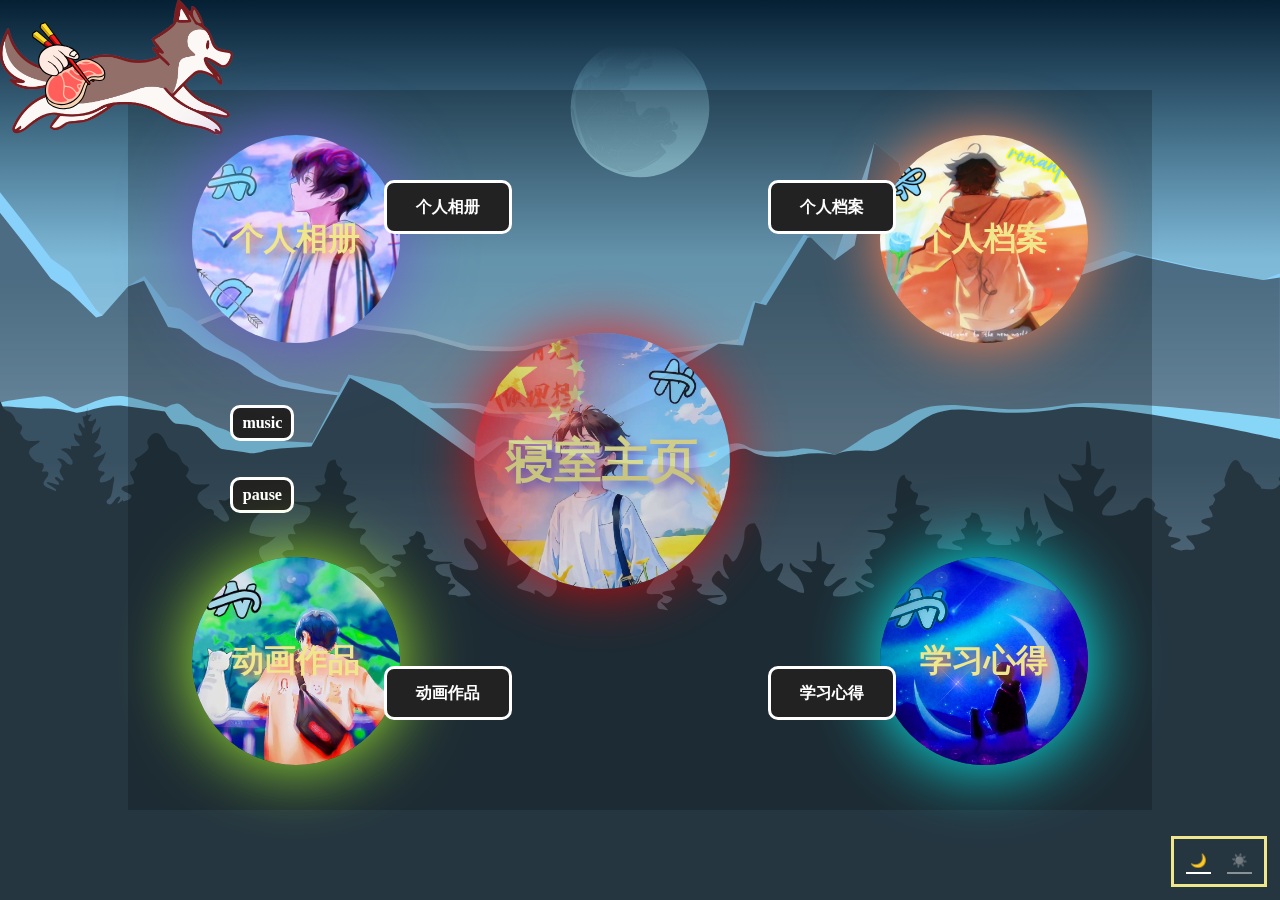
<file: index.html>
<!DOCTYPE html>
<html lang="en">

<head>
    <meta charset="UTF-8">
    <meta name="viewport" content="width=device-width, initial-scale=1.0">
    <title>个人简介</title>
    <link rel="stylesheet" href="web/css/idex.css">
    <link rel="stylesheet" href="web/css/style.css">
    <style>
        body {
            cursor: none;
            overflow: hidden;
        }

        #tail {
            position: absolute;
            opacity: 0;
            height: 15%;
            filter: drop-shadow(1px, 1px, 5px, red);
            z-index: 1;
        }

        #head {
            opacity: 0;
            position: absolute;
            height: 15%;
            filter: drop-shadow(1px, 1px, 15px, red);
            z-index: 1;
        }
    </style>
</head>

<body>
    <div class="bg"></div>
    <button class="but" id="audio1">music</button>
    <button class="but" id="audio2">pause</button>
    <div class="content" style="height: 100%;width: 100%;">
        <div class="style1" id="con">
            <a href="https://huigavin.github.io/603dorm-website/" target="_self">
                <h1 id="he">寝室主页</h1>
            </a>
        </div>
        <div class="style1" id="con1">
            <a href="web/record.html" target="_self">
                <h1>个人档案</h1>
            </a>
        </div>
        <button class="but" id="but1">个人档案</button>
        <div class="style1" id="con2">
            <a href="web/picture.html" target="_self">
                <h1>个人相册</h1>
            </a>
        </div>
        <button class="but" id="but2">个人相册</button>
        <div class="style1" id="con3">
            <a href="web/work.html" target="_self">
                <h1>学习心得</h1>
            </a>
        </div>
        <button class="but" id="but3">学习心得</button>
        <div class="style1" id="con4">
            <a href="web/animation.html" target="_self">
                <h1>动画作品</h1>
            </a>
        </div>
        <button class="but" id="but4">动画作品</button>
        <!-- 鼠标拖尾 -->
        <img id="tail" src="image/wolf.png">
        <img id="head" src="image/肉.svg">
        <script>
            let tx = 0, ty = 0, vx = 0, vy = 0, hx = 0, hy = 0, deg = 0, count = 0;
            let tail = document.querySelector('#tail');
            let head = document.querySelector('#head');
            window.addEventListener('mouseover', (e) => {
                tail.style.opacity = 1;
                head.style.opacity = 1;
            })
            window.addEventListener('mousemove', (e) => {
                hx = e.x - head.clientWidth / 2;
                hy = e.y - head.clientHeight / 2;
                tx = e.x - tail.offsetLeft - tail.clientWidth / 2;
                ty = e.y - tail.offsetTop - tail.clientHeight / 2;
                deg = Math.atan(ty / tx) / (Math.PI * 2) * 360;
                if (tx < 0)
                    deg += 180;
                count = 0;
            });
            window.addEventListener('mouseout', (e) => {
                tail.style.opacity = 0;
                head.style.opacity = 0;
            })
            function move() {
                if (tx >= 0)
                    tail.style.transform = `rotateZ(${deg}deg)`;
                else
                    tail.style.transform = `rotateZ(${deg}deg) rotateX(180deg)`;
                if (count < 300) {
                    vx += tx / 300;
                    vy += ty / 300;
                }
                tail.style.left = vx + 'px';
                tail.style.top = vy + 'px';
                head.style.left = hx + 'px';
                head.style.top = hy + 'px';
                count++;
            };
            setInterval(move, 1);
        </script>
        <!-- bg -->
        <div class="image image-dark" style="position: absolute;top: 0;left: 0;right: 0;bottom: 0;">
            <svg class="section_sky" preserveAspectRatio="none">
                <defs>
                    <linearGradient class="gradient" id="gradient-sky" gradientTransform="rotate(90)">
                        <stop offset="0%" stop-color="var(--sky-top)" />
                        <stop offset="40%" stop-color="var(--sky-mid)" />
                        <stop offset="100%" stop-color="var(--sky-bottom)" />
                    </linearGradient>

                    <linearGradient class="gradient" id="gradient-fog" gradientTransform="rotate(90)">
                        <stop offset="5%" stop-color="#000000" />
                        <stop offset="90%" stop-color="var(--fog)" />
                    </linearGradient>

                    <linearGradient class="gradient" id="gradient-sun" gradientTransform="rotate(90)">
                        <stop offset="5%" stop-color="#000000" />
                        <stop offset="90%" stop-color="var(--sun)" />
                    </linearGradient>
                </defs>
                <rect height="100%" width="100%" fill="url(#gradient-sky)" />
            </svg>

            <svg class="section_sun screen" viewBox="0 0 27 27">
                <circle id="sun" class="screen" fill="url(#gradient-sun)" cx="50%" cy="50%" r="13" />
                <g class="moon">
                    <polygon class="moon-grey1" points="15.37 23.8 15.37 23.8 15.37 23.8 15.37 23.8" />
                    <path class="moon-grey1" d="M15.22,23.81s0,.06-.06.11h0s0,0,.2-.11h0Z" />
                    <path class="moon-grey1" d="M19.05,14.34a2.34,2.34,0,0,1,.1.4A.9.9,0,0,0,19.05,14.34Z" />
                    <path class="moon-grey1"
                        d="M9.81,3.24h0a2.65,2.65,0,0,1-.33.24l-.14.19c-.23.34-.47.66-.68.94v0a.58.58,0,0,1,.43.13c-.07-.06-.1-.12.11.08l0-.1,0,.1c2.25-.75,1.38.3,1.57,1a1.47,1.47,0,0,1,.2-.4c-.17-.45.14-.83.57-1.15a.63.63,0,0,1-.32-.06A1.39,1.39,0,0,1,9.81,3.24ZM9.2,4.72v0ZM9.61,4c0-.05,0-.09.19-.29C10.08,3.82,10,4.45,9.61,4Zm.89.31s-.11,0,0,0Z" />
                    <path class="moon-grey1"
                        d="M19.64,16.88c-.24-.11-.09-.79-.65-.68h0c-1,.78-.93.76-.62.36h0l0,0a2.07,2.07,0,0,0,.36-2.39H18.6q0-.11-.06-.24a3.13,3.13,0,0,0-.84-.55c-.62.62-.69.46-2.33.12l-.16,0c-.11,1.35-.6.28-1.11,1.13-.74.79-.59.95-1.77-.22-.78-.48,1-1.75-.78-1.93-.68,2.67-2.27,1.24-1.19-1.18-.16-.61-1.69-.84-1.65-1.6,1.73-.19,2.41-.5,3-2.07a2.11,2.11,0,0,0,0-.25l.09-.08a.17.17,0,0,0,0-.05h.09a.3.3,0,0,1,.16,0c1.05-.06,1.15-1-.32-1l.4,0a5.56,5.56,0,0,1-1.05-.17L10.86,6h0c.13.2.39.35.92.39A2.9,2.9,0,0,1,8,9.28c.13,0-.4,1.28.2,1.11.2-.18.95.37.19.47C6.1,10.59,10.83,12,5.92,12.35c-1.95-.27-1.61-.82-1-2.72-.72.13-.21-.73.74-1.46a.47.47,0,0,0,0-.16h0l0,0V8h0a.89.89,0,0,0-.4.36c-.26.33-.51.73-1,.45.44-.4.42-1.62-.64-.54.13.13.12.42.07.75,0,0,0,0,0,.05l0,.06c-.16,1-.57,2.13.69.94.15.9-.8,1.83,1,2.41C2.43,15.93,2.51,15,4,18.9c.18.26.38.53.61.81.53.35,1.09.43,1.16,1.26C5.5,22.2,4,19.82,3.68,20.46c.1.29.95,1.56,0,1,.37.45,1.74,1.85,1.76,1.63A1.41,1.41,0,0,1,5.22,22c0-.34-.55-.82.6-.49.44.15.84,0,.58-.78s-1.48-.91-2-1.41a4.44,4.44,0,0,0-1.13-2.34c.28-.16.86-1,.59-1.26-.16-.62.71-.36,1.36-.5.68-1.43,1.2,1.43,2.08,0,1.15-2.9,1.08,2.37,2,2.66.3.61-1.22-.22.13,1.45.27,1.1.86.42,1.78.36.68-.73,1.58-.29-1.84,1.85-.28.43-2.06-1-1.26.31-1.82-.34,1.15,1.81,1.43.94-.47-2.32,2.16-.74,3.61-1.57-1.13-.4,1.29-.42-.71-1,.11,0-.47-.09.05-.3.7-.12.19-.89,1.46-1.52-.06-.21-.58-.13-.73-1.43,1.26.47,1,.7,1.88-.77.11-.35,1.15-.58.58-1-.4-.25-.43-.5-1.11.26-.38.08-1.48,0-.43-.56,1-.85,5.49-2.25,4.47.83-.75.66-1.46,0-1.5,1.21-.06.05-2.36-.05-.35,1.06h.06s0,0,0,.06c.3.16.66.33,1.13.54.7-.73,1.58-.93,1.88.51-.07,1.37-2.2,1.56-1.95.74l-.19-.22a7.94,7.94,0,0,0-1.09.22c-.57.33-.53.64-.33.94l.15.05a.45.45,0,0,0,0,.11c.38.45,1,.89,0,1.34,1.23.58-.19,1-1.09,1.54h0c-.06.06,0,0-.2.12,0,0,0,0,0,0l-.11.1a.59.59,0,0,0-.17,0l.17,0c-.51.48-4.53,2-5.32.74l0-.05-.13.05,0,0-.07,0a.71.71,0,0,1,0,.48l-.3-.11c.33.63,4.85,1.06,9.19-3.31,0-.61-1.25-1-.94-1.87,1.14,1.69,4.61-1.13,1.95-2.31-.2-.37,1.32.53,1.21-.93l0-.24C20.22,17.09,19.65,14.73,19.64,16.88ZM3.55,16.44s-.11-.15,0,0a.14.14,0,0,1,0-.06A.14.14,0,0,0,3.55,16.44ZM12.12,13c.07.06.23.08-.1.24C12,13.16,11.77,13.15,12.12,13ZM8,12.54l0,0,0,0S7.88,12.37,8,12.54ZM4.43,14.32c.05-.05.07-.19.23.08C4.57,14.44,4.55,14.6,4.43,14.32Zm4.21.56c-1.39-2.5-2.19,2.71-1.74-1.55-.53-.61-.32-.18-1,.66-.36.15-1.42-.31-.55-.36C6.22,12,9.19,12.67,8.64,14.88Zm.7,0c-.67.28.59-1.46-.38-1.6s-.51-1.8.33-2.13c-.24-.36-.31-.8.41-.12s-1.22,4.59,2.11,2.66C12.87,16.66,11.38,14.68,9.34,14.93Zm2.57,1.53c-.61.48-.92-1.06-.24-.67.32.6.12.25.78-.17C12.81,15.74,12.22,16.44,11.91,16.46Zm3.44-2.69s-.09-.29,0,0q.06-.07.06-.06S15.39,13.72,15.35,13.77ZM18,17.31c-.06-.33.44-.52.84-.81C19.05,16.77,18.55,17.64,18,17.31Zm2-.11c-.09,0,.07.13-.34.2C19.08,17.21,20.25,16.74,20,17.2Z" />
                    <path class="moon-grey1" d="M3.71,21.45l0-.08C3.62,21.32,3.64,21.36,3.71,21.45Z" />
                    <path class="moon-grey1" d="M16.65,13.65l0,0-.15,0Z" />
                    <path class="moon-grey2"
                        d="M18,18.56c-.47-.21-.83-.38-1.13-.54l-.1-.05c-2-1.11.29-1,.35-1.06,0-1.17.75-.55,1.5-1.21,1-3.08-3.47-1.68-4.47-.83-1.05.53,0,.64.43.56.68-.76.71-.51,1.11-.26.57.43-.47.66-.58,1-.88,1.47-.62,1.24-1.88.77.15,1.3.67,1.22.73,1.43-1.27.63-.76,1.4-1.46,1.52-.52.21.06.27-.05.3,2,.54-.42.56.71,1-1.45.83-4.08-.75-3.61,1.57-.28.87-3.25-1.28-1.43-.94-.8-1.35,1,.12,1.26-.31,3.42-2.14,2.52-2.58,1.84-1.85-.92.06-1.51.74-1.78-.36-1.35-1.67.17-.84-.13-1.45-.91-.29-.84-5.56-2-2.66-.88,1.45-1.4-1.41-2.08,0-.65.14-1.52-.12-1.36.5.27.25-.31,1.1-.59,1.26a4.44,4.44,0,0,1,1.13,2.34c.51.5,1.61.77,2,1.41s-.14.93-.58.78c-1.15-.33-.62.15-.6.49a1.41,1.41,0,0,0,.27,1.14c.7.95,2.46,1.58,3.7,2l.3.11a.71.71,0,0,0,0-.48.39.39,0,0,0-.1-.16,1.77,1.77,0,0,1,.17.14l0,0,.13-.05,0,.05c.79,1.26,4.81-.26,5.32-.74l-.17,0a.59.59,0,0,1,.17,0l.11-.1s0,0,0,0h0c.05-.05.07-.08.06-.11l.15,0h0c-.18.08-.19.1-.2.11.19-.11.14-.06.2-.12h0c.9-.57,2.32-1,1.09-1.54.93-.45.35-.89,0-1.34l-.12-.16c-.2-.3-.24-.61.33-.94a7.94,7.94,0,0,1,1.09-.22l.19.22c-.25.82,1.88.63,1.95-.74C19.57,17.63,18.69,17.83,18,18.56Zm-9.53.6c.26-.21.35-.12.75.27C9.16,19.78,8,19.64,8.46,19.16ZM4.71,16.3s-.1-.14,0,0l0,0Zm2.2-.38a1.7,1.7,0,0,1,.35.29C7.2,16.68,6.47,16.34,6.91,15.92Zm3.47,8.7a.51.51,0,0,1,0-.13.26.26,0,0,0,0,.11Zm2.77-3.46c0-.07.31-.16,0,0Zm.17-1.75s-.11.05,0,0Zm.57-.12c0-.05-.25-.08,0-.18C14,19.14,14.14,19.19,13.89,19.29Zm1.48,4.51h0Zm-.18-4.72c-1,0-1.47-1.36.21-.83C15.63,18.31,15.74,18.49,15.19,19.08Zm1.48,3.72Zm-.46-1.67,0,0L16.11,21A.65.65,0,0,1,16.21,21.13Z" />
                    <path class="moon-grey3" d="M25.21,8.75c.06.16.12.31.17.47A4.61,4.61,0,0,0,25.21,8.75Z" />
                    <path class="moon-grey3"
                        d="M10,.93l.12.08C9.27.93,7.91,1.73,7.2,2.07c.17,0,0,0,.4,0C6.65,2,4.23,5.65,6.11,4.31c.4-.09-1,.9.06,1.52.85,0,.27,0,.31-1.16.88-.32,4.37-2.86,2-.44C8.17,4.3,6.3,6,7.26,5.74L7.07,6c-.05,0-.2,0-.35.13C6,7,5.67,8.7,4.41,7.33,2.62,8.7,3.11,7.24,2.65,9.08c-.25,1.66-1-.14-1.21,2.1C1,14.81,2.86,18.88,3.68,21.37l0,.08v0h0c.9.55,0-.72,0-1C4,19.82,5.5,22.2,5.78,21c-.07-.83-.63-.91-1.16-1.26a1.74,1.74,0,0,1-.46-.41L4,18.9c-1.5-3.92-1.58-3,1.35-6.43-1.81-.58-.86-1.51-1-2.41-1.26,1.19-.85,0-.69-.94,0,0,0-.07,0-.11,0-.33.06-.62-.07-.75,1.06-1.08,1.08.14.64.54.49.28.74-.12,1-.45A.89.89,0,0,1,5.65,8h0l.11,0L5.66,8l0,0h0L6,7.94c2.85-.66.89-1.55,1.22-1.77A11.78,11.78,0,0,0,8.59,4.64h0l0,0c.21-.28.45-.6.68-.94l.14-.19a2.65,2.65,0,0,0,.33-.24h0a.17.17,0,0,1,0-.05A2.26,2.26,0,0,1,11.49,1.9a.21.21,0,0,1,.19,0A2.28,2.28,0,0,1,13.34,3c-.09.57-.88,1.09-1.7,1.23l-.12.09c-.43.32-.74.7-.57,1.15l0,.08c.62-.93.88-.62,1-.27.67-1.32,1.73-1,2-2.43.4-.33.46.23.62.4,1.39,0,.34.28.16.45-.75.73.9,0,.9,0,.59-1.79-.53-1-.6-1.51,2-2.86,8.74,3.46,10.09,6.55-.05-.12-.09-.25-.14-.37C22.65,2.63,16-.81,10,.93ZM7.18,2.5a.86.86,0,0,1,.67-.2,1.23,1.23,0,0,1,.78.51L8.76,3h0C6.29,5.12,6.34,3.19,7.18,2.5ZM6.7,6.57s0,0,0-.09l.08-.06A1,1,0,0,0,6.7,6.57Z" />
                    <path class="moon-grey4"
                        d="M2.73,20.17c-1-2-1.14-4.13-1.66-6.22C-.26,11.48,1.68,19.55,2.73,20.17Z" />
                    <path class="moon-grey4" d="M.81,11.09c.48.06.79-1.55,1-1.91C1.4,8.24.8,10.84.81,11.09Z" />
                    <path class="moon-grey3"
                        d="M19.05,14.34a1.74,1.74,0,0,0-.88-1h0a1.34,1.34,0,0,0-1.47.32l0,0-.12-.05c-1.83-.74-2,.51-3.17,1.4-.81-.92-.6-1.72-.75-2.65-3.69-.22-1-.27-2.55-1.84-.72.16-.09-.27-.26-.57.33-.47,1,.07,1.24-.47A2.33,2.33,0,0,0,11.63,8a1.08,1.08,0,0,1,0-.21c.09-.31.31-.46,1.12-.3.35-.09.44-.11.44-.27.81-2.83.47-.06,2.14-1.33.81-.15.47-.32.36-.83,1-1.81-.87-.19-1.65-.49C13,4.8,13.84,6,12.16,6.26l-.4,0c1.47,0,1.37.89.32,1h-.25a.17.17,0,0,1,0,.05,3.19,3.19,0,0,1-.11.33c-.58,1.57-1.26,1.88-3,2.07,0,.76,1.49,1,1.65,1.6-1.08,2.42.51,3.85,1.19,1.18,1.8.18,0,1.45.78,1.93,1.18,1.17,1,1,1.77.22.51-.85,1,.22,1.11-1.13v-.07l.16,0c1.64.34,1.71.5,2.33-.12a3.13,3.13,0,0,1,.84.55,1.41,1.41,0,0,1,.2.24,2.07,2.07,0,0,1-.36,2.39l0,0c-.31.4-.41.42.62-.36h0a2.69,2.69,0,0,0,.16-1.46A2.34,2.34,0,0,0,19.05,14.34ZM9.56,9.85a.11.11,0,0,1-.05,0,.11.11,0,0,0,.05,0C9.57,9.92,9.31,10,9.56,9.85Z" />
                    <path class="moon-grey3" d="M11,5.52c-.4.47-.07.51,0,.53C10.78,5.92,10.82,5.73,11,5.52Z" />
                    <path class="moon-grey3" d="M11,6.05l0,0S11.06,6.06,11,6.05Z" />
                    <path class="moon-grey2"
                        d="M10.82,6a.87.87,0,0,1-.07-.17c-.19-.71.68-1.76-1.57-1,0,0-.07,0-.11-.08a.58.58,0,0,0-.43-.13H8.59A11.78,11.78,0,0,1,7.23,6.17C6.9,6.39,8.86,7.28,6,7.94a2.75,2.75,0,0,0-.33.23c-.95.73-1.46,1.59-.74,1.46-.63,1.9-1,2.45,1,2.72,4.91-.35.18-1.76,2.49-1.49.76-.1,0-.65-.19-.47-.6.17-.07-1.12-.2-1.11A2.9,2.9,0,0,0,11.74,6.4C11.21,6.36,11,6.21,10.82,6Z" />
                    <path class="moon-grey2"
                        d="M9.7,11.08c-.72-.68-.65-.24-.41.12-.84.33-1.34,2-.33,2.13s-.29,1.88.38,1.6c2-.25,3.53,1.73,2.47-1.19C8.48,15.67,10.5,11.89,9.7,11.08Z" />
                    <path class="moon-grey2"
                        d="M11.68,1.9h-.19A2.26,2.26,0,0,0,9.78,3.17a.17.17,0,0,0,0,.05v0a1.39,1.39,0,0,0,1.39,1l.44,0c.82-.14,1.61-.66,1.7-1.23A2.28,2.28,0,0,0,11.68,1.9Z" />
                    <path class="moon-grey3"
                        d="M5.34,13.63c-.87,0,.19.51.55.36.69-.84.48-1.27,1-.66-.45,4.26.35-.95,1.74,1.55C9.19,12.67,6.22,12,5.34,13.63Z" />
                    <path class="moon-grey2"
                        d="M12.45,15.62c-.66.42-.46.77-.78.17-.68-.39-.37,1.15.24.67C12.22,16.44,12.81,15.74,12.45,15.62Z" />
                    <path class="moon-grey2" d="M18,17.31c.53.33,1-.54.84-.81C18.46,16.79,18,17,18,17.31Z" />
                    <path class="moon-grey2" d="M19.64,17.4c.41-.07.25-.19.34-.2C20.25,16.74,19.08,17.21,19.64,17.4Z" />
                    <path class="moon-grey3" d="M9.8,3.7c-.17.2-.18.24-.19.29C10,4.45,10.08,3.82,9.8,3.7Z" />
                    <path class="moon-grey3" d="M9.2,4.72c0-.08,0-.06,0,0Z" />
                    <path class="moon-grey3" d="M9.18,4.83l0-.1Z" />
                    <path class="moon-grey3" d="M9.07,4.75s.1.1.11.08C9,4.63,9,4.69,9.07,4.75Z" />
                    <path class="moon-grey2" d="M12,13.26c.33-.16.17-.18.1-.24C11.77,13.15,12,13.16,12,13.26Z" />
                    <path class="moon-grey3" d="M4.43,14.32c.12.28.14.12.23.08C4.5,14.13,4.48,14.27,4.43,14.32Z" />
                    <path class="moon-grey2" d="M15.35,13.77c-.09-.29,0,0,0,0Z" />
                    <path class="moon-grey2" d="M15.35,13.77c.08-.07.08-.1,0,0Z" />
                    <path class="moon-grey3" d="M3.55,16.44c0-.07,0-.09,0,0Z" />
                    <path class="moon-grey3" d="M3.55,16.44c-.11-.15,0,0,0,0Z" />
                    <path class="moon-grey2" d="M8,12.54c-.08-.17,0,0,0,0Z" />
                    <path class="moon-grey2" d="M8,12.54Z" />
                    <path class="moon-grey3" d="M10.5,4.3c-.11,0,0,0,0,0Z" />
                    <path class="moon-grey1"
                        d="M15.4,18.25c-1.68-.53-1.2.81-.21.83C15.74,18.49,15.63,18.31,15.4,18.25Z" />
                    <path class="moon-grey1" d="M8.46,19.16c-.49.48.7.62.75.27C8.81,19,8.72,19,8.46,19.16Z" />
                    <path class="moon-grey1" d="M7.26,16.21a1.7,1.7,0,0,0-.35-.29C6.47,16.34,7.2,16.68,7.26,16.21Z" />
                    <path class="moon-grey1"
                        d="M13.89,19.29c.25-.1.07-.15,0-.18C13.64,19.21,13.85,19.24,13.89,19.29Z" />
                    <path class="moon-grey1" d="M13.15,21.16c.31-.16,0-.07,0,0Z" />
                    <path class="moon-grey1" d="M4.71,16.3c-.1-.14,0,0,0,0Z" />
                    <path class="moon-grey1" d="M4.71,16.3Z" />
                    <path class="moon-grey1" d="M13.32,19.41c-.11.05,0,0,0,0Z" />
                    <path class="moon-grey3" d="M2.65,6.83c-.76,1.91.45,0,.55-.64C2.7,5.65,2.83,6.82,2.65,6.83Z" />
                    <path class="moon-grey1" d="M9.56,9.85c-.25.14,0,.07,0,0Z" />
                    <path class="moon-grey1" d="M9.56,9.85Z" />
                    <path class="moon-grey2"
                        d="M8.63,2.81a1.23,1.23,0,0,0-.78-.51.86.86,0,0,0-.67.2c-.84.69-.89,2.62,1.58.48h0Z" />
                </g>
            </svg>
            <svg class="section_rl" viewBox="0 0 67 90" preserveAspectRatio="none">
                <path fill="var(--rear_highlight)"
                    d="M63.62,43.23H59.33l-6.25,0-5.89,1.37s-3.32.32-4.57.33-2.93-1.7-2.93-1.7S31.94,46,29.32,45.76c-4.94-.37-8.38-.69-10-.95s-6.66-4.63-9-4.49S.29,40.93,0,41.2V51.94l67.1.06V42.93A14,14,0,0,0,63.62,43.23Z" />
                <path fill="var(--rear_shadow)"
                    d="M63.62,43.94H59.33l-6.25,0-5.89,1.38s-3.32.32-4.57.33-2.93-1.71-2.93-1.71-7.88,2.92-10.5,2.72c-4.94-.37-7.57-3.76-9.17-4S12.68,40.88,10.36,41,.29,41.64,0,41.91V64.28l67.1,0V43.64A14,14,0,0,0,63.62,43.94Z" />
            </svg>
            <svg class="section_rm" viewBox="0 0 100 90">
                <path fill="var(--rear_highlight)"
                    d="M-1,42.93 h1 a16,16,0,0,1,4.5.76C5.07,43.87,11,45,11,45l7.71.88,7.5,2.08s7,.52,8.63-.15a12.34,12.34,0,0,1,6-.67c2.61.2,6.3.8,6.3.8l6.53.52,5.24-.56,5.88-1,.73,5.17L0,52Z" />
                <path fill="var(--rear_shadow)"
                    d="M-1,43.64V64.33 h1 l66.62,0-1.85-16.8-5.88,1-5.24.56-6.53-.51s-3.69-.6-6.3-.8a12.23,12.23,0,0,0-6,.66c-1.63.68-8.63.16-8.63.16l-7.5-2.08L11,45.67S5.07,44.58,4.5,44.39A16,16,0,0,0,0,43.64Z" />
            </svg>

            <svg class="section_ml" viewBox="0 0 67 90" preserveAspectRatio="none">
                <path fill="var(--mid_highlight)"
                    d="M60.61,50.07a24.2,24.2,0,0,0-5-1.85,41.65,41.65,0,0,1-7.46-3.08c-1.06-.62-5-2.29-5-2.29l-2.94-.28-5.7-4.23-3.88,1.4-6.15,4.08c-.69-.43-1.61-.9-1.61-.9l-6.12-5.14-4.58-1.89-6.12-4.7L-.06,26.67V62.08H67.06v-9.4C64.73,51.93,61.58,50.51,60.61,50.07Z" />
                <path fill="var(--mid_shadow)"
                    d="M60.76,52a26.6,26.6,0,0,0-5.14-2c-1.71-.32-6.41-1.4-7.47-2s-5-2.29-5-2.29l-2.94-.28-5.77-6.45-3.81.8-6.15,4.08L23,44.09,16.75,40.6l-4.58-1.89L6.05,34-.06,29.5V68.38H67.06V53.66A46.25,46.25,0,0,1,60.76,52Z" />
            </svg>

            <svg class="section_mm" viewBox="0 0 100 90">
                <path fill="var(--mid_highlight)"
                    d="M0,52.68h-1v9.4H101V40.2h-1l-3.38,1L94.52,40l-1.06-6.51-5.07-1.86-1-1.44L86,22.72,83.26,20.4h0l-.69-.6L77,36.15,73.73,33h0l-1-.43-6,9.45-1-.24-2.29,6-2.63-.14L52,51v1.48L46.46,56l-4.7,2.09-1.35.65c-2.33-.33-6.18-1-7.37-1.3-1.42-.4-3.24-.18-4.66-1s-6.05-.28-7.2-.48-3.42-.94-5.41-.5c-1.11.24-5.62-1.35-6.4-.87-2.62-.1-5.72-1.15-7.71-1.48A10.94,10.94,0,0,1,0,52.68Z" />
                <path fill="var(--mid_shadow)"
                    d="M0,53.66h-1V68.38H101V40.59h-1l-3.38.6L94.52,40l-1.06-6.51-5.07-1.86-1-1.44L86,22.72,82.56,19.8,79.81,34.08,77,36.15l-2.07-2L73.74,33l-.44,0-5.79,9.4L66,42l-1.68,6-3.41-.27-8.33,5L52,55.33l-5.56,2.35-4.77,1.45a6,6,0,0,0-1.67.36c-2.33-.33-5.93-1-7.11-1.31-1.43-.39-3.78-.1-5.19-.94s-5.85-.39-7-.6-2.94,1.21-4.93,1.65c-1.11.24-5.51-3.7-6.3-3.22A64.22,64.22,0,0,1,1.73,54C1.26,53.91.66,53.8,0,53.66Z" />
            </svg>

            <svg class="section_mr" viewBox="0 0 32 90" preserveAspectRatio="none">
                <polygon fill="var(--mid_highlight)"
                    points="31.99 37.99 30.07 38.89 22.17 37.09 14.15 34.87 6.14 38.34 -0.01 40.2 -0.01 62.08 31.99 62.08 31.99 37.99" />
                <polygon fill="var(--mid_shadow)"
                    points="31.99 38.54 30.07 38.89 22.53 37.32 15.6 35.44 6.6 39.38 -0.01 40.59 -0.01 68.38 31.99 68.38 31.99 38.54" />
            </svg>

            <svg class="section_mfog screen" preserveAspectRatio="none">
                <rect class="screen fog" width="100%" height="100%" />
            </svg>

            <svg class="section_fl" viewBox="0 0 67 90" preserveAspectRatio="none">
                <path fill="var(--fore_highlight)"
                    d="M63.62,61.05a17.18,17.18,0,0,1-4.29,0c-2.68-.28-5-1.38-6.25-1.52s-4.82-1.29-5.89-1.5-3.58-2-4.82-2a9.19,9.19,0,0,0-2.68.57s-7.39-1.35-10-1.56c-4.94-.4-10.56,1.93-12.17,1.66s-4.82-1.8-7.14-1.65S.29,55.67,0,56v9.59h67.1V61.26Z" />
                <path fill="var(--fore_shadow)"
                    d="M63.79,62.54a12.3,12.3,0,0,1-4.59.33c-2.68-.27-4.87-.38-6.12-.52s-4.7-2.84-5.77-3a34.91,34.91,0,0,0-4.94-.48c-1.26,0-2.89-1.72-2.89-1.72l-9.75-.76c-4.94-.39-10.07,1.17-11.68.9a36.75,36.75,0,0,0-7.28-.55c-2.32.15-10.49-.5-10.83-.21L0,90h67.1V62.3Z" />
            </svg>

            <svg class="section_fm" viewBox="0 0 100 90">
                <path fill="var(--fore_highlight)"
                    d="M0,61.26h-1v4.29H101V56.77h-1c-2.75-.15-5.19-.52-6.78-.52-6,0-6,2.23-10.27,3.45-1.27.36-3.36,2.39-5.86,3.46-.9-.29-3.49-1.08-4.8-.84s-5.56.91-7.52-.38-4.58,1-5.88,1-2.62,1.07-5.24.59-4.24-.31-6.53-.55-3.69-.62-6.3-.84-10-1.5-10-1.5l-3.19,1.46L16.79,53.52,9.51,52l-5,9.51Z" />
                <path fill="var(--fore_shadow)"
                    d="M0,62.3h-1V90H101V57.29h-1c-2.26-.11-4.21-.4-5.73-.4-6,0-7,4.41-11.32,5.63-1.27.36-3.36-.43-5.86.64a15.15,15.15,0,0,0-4.86,0c-1.31.24-5,.74-6.94-.55s-4.8,2.18-6.11,2.18-1.75.48-4.37,0-4.54-.22-6.83-.46-4.46-.75-7.07-1a95.1,95.1,0,0,1-9.76-2.06l-3.61,2.82L15.82,55.79l-6.1-3.28L4.36,62Z" />
            </svg>

            <svg class="section_fr" viewBox="0 0 32 90" preserveAspectRatio="none">
                <path fill="var(--fore_highlight)"
                    d="M32,65.55V58.19S12.13,55.08,7.43,56.25A25.56,25.56,0,0,1,0,56.77v8.78Z" />
                <path fill="var(--fore_shadow)" d="M32,61S11.83,55.53,7.13,56.7A24.25,24.25,0,0,1,0,57.29V90H32Z" />
            </svg>

            <svg class="section_ffog screen" preserveAspectRatio="none">
                <rect class="screen fog" width="100%" height="100%" />
            </svg>
            <svg class="section_trees" viewBox="0 0 200 40" preserveAspectRatio="xMidYMax slice">
                <path id="trees" fill="var(--trees)"
                    d="M200,12.08h-.22c-.37-.05-.11-.39.12-.71l0-.06c.11-.15.06-.21,0-.26s-.3-.08-.38-.19-.37-.34-.09-.58-.16-.21-.36-.38a.66.66,0,0,1-.19-.45c-.95,0-.79.57-1,1s.28.39,0,.72-1.18,0-.9.43.78.22.27.74-2.56.1-2.4.31,1.46.17,1.61.48,0,.53-.47.89-.94.09-1.1.4.4.63.12.63-.71-.12-.67.19.47.4.55.81-.39,0-1,.33,1.45.7,1,1-1.81-.48-1.77-.05,1.22.89.43.89-.9,0-.43.48a8.76,8.76,0,0,0,1.2.74,5.89,5.89,0,0,1-.53.44c-.48.07-1.05.12-1,.35a.29.29,0,0,0,.11.2,3.66,3.66,0,0,1-1.54.44c-1,0-1,.37.18-.94s1.85-3.84,1.41-3.43a2.35,2.35,0,0,1-1.58.48c-.43,0-1.77-.27-1.06-1.09s1.41-3.43.88-3.23-.62.76-1.85.55.08-1.58.44-2.46.09-1.17-.71-.35-1.14,0-1.41-.62.27-1.51,0-2.54A3.8,3.8,0,0,0,187,5.84c-.88-.07-1.06.48-1.08,1.37s-1,3-1.3,2.47-.71-1.23-.88.07,1.14,2.13.35,1.79-.53-1.24-1.24-.42.09,1,.89,1.79.08,1.44-.44,1.37a4.32,4.32,0,0,1-2-1.23c-.71-.69-.79-.48-.79.41S182.28,15,183,15.79s-1,1-1.49.75-.8.35-.36,1.31S180.52,19,179.81,19s-.62-1.57-1.32-.75-.44,2.29.53,3.8,1.44,2,.83,2.08a1.81,1.81,0,0,1-1.19-.29c.17-.32.31-.69-.15-.5l-.41.14c-.29-.2-.61-.44-1-.72l.1-.09c.44-.33.71-1.1.14-.93a2.87,2.87,0,0,0-.84.57c-.25-.14-.42-.16-.53-.1,0-.23.23-.6.39-.91s.68-.81.19-.7-.43-.18-.77-.21c0,0,0-1.44-.26-1.58s-.07,1.23-.21,1.47-.76,0-1,0,.79.75.74,1-1.47.17-1.61-.21-.33.32.21.74.91,1.56.69,1.6a4.84,4.84,0,0,1-2.1-1.16c-.28-.44.3,1.89,1.09,2.23s0,.33-.83.6-.65.67-.11.89a6.27,6.27,0,0,1,.94.5h-.06c-.41,0-.47.2-.33.52a7.93,7.93,0,0,1-2-.62c-.31-.21-.22,0-.05.29-.3,0-.71-.05-.58-.2s.51-.49.21-.56-1.06,0-1.12-.34.27-.35.88-.44,1.12-.64,1.11-.83-.54-.07-1.11.05a4,4,0,0,1-2-.14c-.42-.21.21-.31.85-.33s.64-.43,1.06-.66,1.72-.73,1-.71a11.82,11.82,0,0,1-1.73-.26c-.27,0-.24-.45-.12-.61s.58-.38.21-.54-1.24.14-1.09-.31,1-1,.5-1-1.8-.35-1.85-.61.63-.33.75-.57-.52-.33-.82-.37-.06-.43.12-.76-.21-.23-.32-.44-.28-.33-.07-.57-.07-.25-.27-.38c-1.12-.72-.6-.82-.63-1.14s-.79-1.49-1.49.25c-.27.65-.79.19-1.15,1.22-.13.35-.73.33-.52.8s.25.22-.15.74-1.6.09-1.48.3.76.45.88.76,0,.51-.36.87-.73.09-.85.4.3.61.09.61-.55-.12-.52.19.37.4.43.8-1,.59-1.48.9,1.12.68.75,1-1.39-.47-1.36-.05.69.74.51.84c0-.05-.1-.06-.21,0-.53,0-.64,0-.37.38-.26.23-.45.34-.58.3s0-.22.24-.8A1.55,1.55,0,0,0,158.4,23c-.21-.31-.18.29-.39.29s-.52-.08-.39-.44,0-.58-.11-.5-.65,0-.44-.28.73-.55.73-.89,0-.42-.23-.16a1.26,1.26,0,0,1-.6.47c-.16,0-.37-.21-.13-.52s.46-.36.26-.68-.13,0-.37.16.16-.18.11-.68-.16-.23-.26,0-.38-.6-.39-.94-.06-.55-.32-.52a1.83,1.83,0,0,0-.18.55c-.08.39.08.73,0,1s-.18.55-.42.23-.31-.2-.2.14.49.85.13.93-.4-.13-.55-.21,0,.92.26,1.23-.19.41-.32.41a.58.58,0,0,1-.46-.18c-.13-.15.08.81.41,1.3s.36.36.06.36a1.54,1.54,0,0,1-1-.69c-.21-.34-.19,0-.16.33a11.34,11.34,0,0,1,.31,1.54c0,.26,0,.52-.21.33a3.14,3.14,0,0,1-.44-.9c-.08-.29-.1.55,0,1.08a7.28,7.28,0,0,0,.58,1.39c.13.32-.19-.08-.4-.23s-.26.05-.25.35-.34-.34-.55-.61,0,.41,0,.73.21,1.12,0,1.06-.49-.7-.65-1-.36-.11-.4.3c-.26-.07-.88,0-.73-.23s.5-.47.21-.54-1,0-1.09-.32.27-.35.85-.44,1.09-.62,1.08-.8-.52-.07-1.08.05a3.84,3.84,0,0,1-1.93-.14c-.42-.21.2-.3.82-.32s.62-.41,1-.64,1.67-.71.94-.69a11.67,11.67,0,0,1-1.68-.25c-.26,0-.23-.43-.12-.59s.56-.37.21-.53-1.2.14-1.06-.3.88-1.21.49-1a.47.47,0,0,1-.74-.32c-.06-.25.61-.32.72-.55s-.5-.32-.79-.36-.06-.41.12-.73-.21-.23-.32-.44-.27-.32-.06-.55-.12-.2-.27-.36a.74.74,0,0,1-.15-.44c-.7.05-.58.55-.76,1s.21.36,0,.68-.88,0-.68.41.59.21.21.71-1.91.09-1.79.3,1.09.16,1.2.46,0,.5-.35.84-.7.1-.82.39.29.6.09.6-.53-.12-.5.18.35.39.41.78-.3,0-.74.32,1.09.66.74,1-1.35-.46-1.32,0,.91.84.32.84-.68,0-.32.46,1.11.66.94.94-1.24.18-1.21.52.56.44.71.83-.88.18-1.56.52l-.15.08s-.14,0-.22-.09c-.78-.39-.41-.45-.44-.63s-.55-.8-1,.14c-.18.36-.55.1-.8.66-.08.19-.5.19-.35.44s.16.12-.11.4-.85.11-1,.13c0-.24-.31-.26-.39-.48-.26-.73-.63-.41-.82-.87-.5-1.23-1,.55-1.06.79s.35.3-.45.81c-.14.09-.34.1-.19.27s0,.25-.05.4-.36.09-.23.32.3.5.08.54-.66.1-.58.27.57.21.54.4-.84.44-1.32.43.24.39.35.71-.52.1-.77.22c0,0-.06,0-.07,0a2.21,2.21,0,0,1-.38-.11s-.06-.06-.16-.08-.07,0-.08-.08.49-.2.59-.34-.4-.2-.64-.23-.05-.26.09-.46-.16-.14-.25-.27-.22-.2-.05-.35-.06-.15-.22-.23c-.87-.44-.46-.5-.49-.7s-.62-.9-1.16.16a.54.54,0,0,1-.32.25c0-.09-.09-.12-.26,0a2.24,2.24,0,0,1-1.45.27c-.24-.15.06-.59.42-.91s.57-1.06.11-.9-.69.77-1,.62,0-.65.2-1,.55-.79.16-.68-.36-.17-.64-.2c0,0,0-1.38-.2-1.51s-.06,1.17-.18,1.4-.61,0-.82,0,.65.73.6.92-1.19.17-1.3-.19-.27.3.17.7.74,1.49.56,1.54a3.86,3.86,0,0,1-1.7-1.11c-.24-.43.23,1.81.88,2.13s0,.32-.68.57c-.38.15-.5.33-.45.51l-.08,0c-.11,0-.27-.16-.09-.39s.35-.27.19-.51-.1,0-.27.12.11-.14.08-.51-.12-.18-.2,0-.28-.45-.29-.7,0-.41-.24-.4a1.28,1.28,0,0,0-.14.42c0,.29.06.54,0,.72s-.13.41-.31.18-.23-.16-.16.1.38.64.1.7-.29-.1-.41-.16,0,.14,0,.35c-.28,0-1.17.11-1.43-.15s0-.17.18-.47-.42-.06-.57-.27.17-.16,0-.44,0-.62-.64-.65a.42.42,0,0,1-.13.29c-.12.1-.39.09-.22.24s0,.22,0,.35-.42.08-.27.29.35.45.1.48-.76.09-.66.24.65.19.61.35a.2.2,0,0,1,0,.08c-.59,0-1.14-.13-1.35-.1s-.23-.32-.15-.45.45-.31.14-.41-1,.17-.93-.17.66-1,.34-.75a.43.43,0,0,1-.66-.21c-.06-.19.5-.27.58-.45s-.45-.22-.71-.24-.08-.31,0-.56-.2-.17-.31-.32-.25-.22-.1-.41-.11-.15-.25-.26a.55.55,0,0,1-.16-.33c-.6.08-.46,1.42-.57,1.76s.2.26.08.52-.75,0-.54.35.51.12.23.52-1.62.18-1.5.33.94.06,1.06.28.07.38-.23.66-.59.11-.67.34.3.44.12.45-.45-.06-.41.17.34.27.42.56-.25,0-.6.29,1,.44.7.71-1.18-.6-1.13-.29.81.59.37.63c0-.08-.07-.12-.25,0a2.49,2.49,0,0,1-1.42.22c-.24-.11.06-.47.41-.73s.56-.52.1-.39-.66.61-1,.5,0-.52.2-.83.54-.63.15-.54-.35-.14-.62-.16c0,0,0-1.1-.2-1.21s-.06.94-.17,1.13-.61,0-.81,0,.64.58.59.73-1.16-.18-1.28-.47-.26.24.18.56.71,1.19.54,1.22a1.26,1.26,0,0,1-.41-.12c0-.05,0-.07-.1-.05h0a3.94,3.94,0,0,1-1.1-.67,3,3,0,0,0,.26-.5c.22-.53.06-.7-.42-.2s-.69,0-.85-.38.16-.9,0-1.52a2.36,2.36,0,0,0-.37-.87c-.53,0-.64.29-.65.82s-.57,1.82-.78,1.49-.43-.74-.53,0,.69,1.28.21,1.08-.32-.75-.74-.25,0,.58.53,1.07,0,.87-.27.83a1.9,1.9,0,0,1-.72-.34c.19-.13.87-.12,1-.23s-1,.08-1.39-.12l-.07-.06-.16-.14c-.07-.12.16-.07.29-.29s-.41-.06-.56-.25.17-.16,0-.42,0-.57-.64-.6a.38.38,0,0,1-.12.27c-.12.09-.39.08-.22.22s0,.21-.06.33-.41.07-.26.27.34.41.1.44-.76.08-.67.22.66.18.61.34a.43.43,0,0,1-.62.19c-.3-.14.18.24.37.51a2.05,2.05,0,0,0-.5-.08c-.22,0-.2-.35-.1-.48s.48-.29.18-.41-1,.11-.91-.24.76-1,.42-.76a.42.42,0,0,1-.64-.26c0-.2.52-.25.62-.44s-.42-.25-.67-.29,0-.32.1-.58-.18-.18-.27-.35-.24-.25-.06-.43-.1-.17-.23-.29a.59.59,0,0,1-.12-.35c-.61,0-.5.44-.66.78s.18.29,0,.55-.75,0-.58.33.5.16.18.56-1.64.07-1.53.24.92.12,1,.36,0,.4-.3.67a1,1,0,0,1-.57.2.15.15,0,0,0,0-.07c-.1-.6-.31-.29-.51,0s-.76-.73-.77-1.14-.12-.66-.64-.63a1.72,1.72,0,0,0-.36.66c-.15.47.16.88,0,1.17s-.36.66-.83.28-.57-.27-.48,0a.6.6,0,0,0-.16-.08c-.67-.27-1.32-.27-.67-.6s1.11-2.68.88-2.23a3.88,3.88,0,0,1-1.7,1.16c-.18-.05.11-1.18.55-1.61s.3-1.11.18-.73-1.26.4-1.31.2.81-1,.6-1-.7.27-.82,0,.06-1.6-.17-1.47-.21,1.59-.21,1.59c-.28,0-.23.33-.63.21s0,.3.15.7.51.94.2,1.09-.53-.49-1-.66-.24.6.11.94.66.8.42.95-1,0-1.45-.28-.14.5,0,.77,1.36,1,1,1.13a2.7,2.7,0,0,1-.71.06s0,0,0,0c-.34-.2-.66,0-.59-.22s.36-.26.41-.44-.23-.11-.4-.12.19-.17.12-.34-.37-.05-.66-.26-.34-.34-.22-.51.92-.1,1-.21-1.18.06-1.46-.25,0-.15.22-.4-.4-.08-.53-.27.2-.14.08-.4,0-.54-.56-.6a.39.39,0,0,1-.15.25c-.14.08-.4.06-.25.2s0,.2-.1.31-.42,0-.29.24.28.42,0,.43-.77,0-.69.18.62.21.56.35a.47.47,0,0,1-.64.16c-.31-.17.24.31.33.57s-.6,0-.91.13,0,.22.13.32a.24.24,0,0,1,0,.28l-.34.06c-.28,0-.74-.86-1.22-.89h-.13a2.1,2.1,0,0,1-.54-.14c-.35-.18.17-.26.7-.28s.53.61.88.42,1.43-.61.81-.59-1.21-1.2-1.44-1.18-.2-.37-.1-.51.48-.31.18-.45-1,.12-.91-.25.76-1,.42-.82a.41.41,0,0,1-.64-.28c0-.21.53-.27.63-.46s-.43-.28-.68-.32,0-.35.1-.62-.18-.2-.27-.38-.23-.27-.06-.47-.1-.17-.22-.31a.61.61,0,0,1-.13-.37c-.6,0-.5.47-.65.84s.17.31,0,.59-.75,0-.58.35.51.18.18.61-1.63.08-1.53.25.93.14,1,.39,0,.43-.3.73-.61.07-.71.33.25.51.08.51-.45-.1-.43.15.3.34.35.67-.25,0-.63.27.93.57.63.84-1.15-.39-1.13,0a.52.52,0,0,0,.12.25,1,1,0,0,0-.21-.08c-.66-.19-1.29-1.16-.66-1.4a2.31,2.31,0,0,0,.83-.63c-.3.26-1.47-.12-1.63-.15s.11-.86.54-1.17.29-.82.18-.54-1.24.29-1.28.15.79-.7.59-.7-.69.19-.81,0,.06-1.17-.17-1.07-.2,1.15-.2,1.15c-.27,0-.23.24-.62.16s0,.22.15.51.5.68.2.79-.48-.26-.84-.42a.28.28,0,0,0,0-.2c-.09-.25-.36,0-.67-.32s-.39-.45-.29-.7.6-.43.7-.6-.87.17-1.19-.24-.29-.21-.12-.59-.31-.36-.4-.64c-.29-.82-.71-.46-.92-1-.56-1.38-1.17-.46-1.2-.2s.4.34-.5.92c-.16.1-.38.11-.21.3s0,.28-.06.45-.4.1-.26.36.34.56.1.6-.75.11-.65.3.64.25.59.45-.23.22-.51.31c0-.07,0-.12,0-.11a2.93,2.93,0,0,0-.27.21l-.09,0s0,0,0,0,.22-.27.18-.37-.2,0-.28.1-.22.4-.41.34-.21-.24,0-.34.24-.87.3-1.06,0-.46-.07-.28-.59.37-.74.33,0-.36.11-.43.17-.16.1-.22-.4,0-.37-.22.29-.46.35-.63.19-.47.07-.34-.66.34-.7.26.22-.33.35-.42.17-.24,0-.35-.4-.1-.2-.23.33-1,.26-.87a1.12,1.12,0,0,1-.51.45,1,1,0,0,1,.17-.62c.13-.17.08-.44,0-.29s-.37.16-.39.08.24-.37.18-.37-.21.1-.24,0,0-.63,0-.58-.06.62-.06.62-.07.13-.19.08,0,.12,0,.28.15.36.06.42-.15-.19-.29-.26-.07.24,0,.37.2.31.13.37-.28,0-.43-.11,0,.19,0,.3.4.4.29.44a1.7,1.7,0,0,1-.5,0s-.06.2,0,.25-.16-.11-.5-.08.08.17.2.29a1.76,1.76,0,0,1,.36.46c0,.06.09.32-.17.24s-.14-.11-.38-.27-.47-.1-.33,0c.35.3.19.44.17.49s-.16.12,0,.4.25.36.11.37-.32-.31-.45-.2.22.24.24.41-.5-.12-.73-.1.41.28.53.45a.31.31,0,0,1,0,.1c-.35-.14-.8-.27-.77-.49s.28-.35.3-.57-.21-.14-.36-.14.15-.21.06-.43-.32,0-.6-.29-.35-.4-.26-.62.54-.38.62-.53-.77.15-1-.22-.26-.19-.11-.52-.27-.33-.36-.57c-.26-.74-.63-.41-.82-.87-.5-1.24-1-.41-1.06-.18s.35.3-.45.81c-.14.1-.34.1-.19.27s0,.25,0,.4-.36.09-.23.32.3.51.08.54a2.51,2.51,0,0,0-.44.1c.11-.13.26-.21.28-.36s-.29-.14-.49-.14.2-.23.08-.46-.43,0-.8-.29-.46-.42-.34-.65,1.06-.19,1.17-.35-1.38.16-1.75-.22,0-.2.2-.55-.49-.07-.66-.31.2-.19,0-.52-.06-.72-.75-.75a.48.48,0,0,1-.14.33c-.14.12-.46.1-.26.28s0,.26-.06.42-.49.08-.31.33.4.52.11.56-.89.1-.77.28.76.22.71.41a.49.49,0,0,1-.73.25c-.39-.19.33.4.48.73s-.69.11-1,.23.09.28.2.4.15.47-.11.45a7.38,7.38,0,0,0-.88.14v0c0-.2.49-.25.58-.44s-.4-.26-.63-.29,0-.33.09-.59-.16-.18-.25-.35-.22-.25-.05-.44-.1-.16-.22-.29a.63.63,0,0,1-.11-.35c-.57,0-.48.44-.62.79s.17.29,0,.55-.71,0-.55.33.48.16.17.57-1.53.07-1.44.24.87.12,1,.36,0,.41-.28.68-.57.08-.66.31.23.48.07.48-.43-.09-.4.15.28.31.33.62-.17.09-.45.19a2.49,2.49,0,0,0-.39-.14c-.33-.1-.31-.18-.19-.26s.22.06.54,0,.36-.1.2-.14,0-.27-.16-.25a.64.64,0,0,1-.48-.19c-.08-.08-.15-.2,0-.24a.4.4,0,0,1,.37,0,.36.36,0,0,0,.33.09c.08,0,0-.28,0-.39s-.05-.21-.29-.27a1,1,0,0,1-.46-.25.85.85,0,0,1-.36-.39c-.12-.21.06-.24.14-.12a.29.29,0,0,0,.31.11c.06,0,0-.27,0-.33s.15-.16.25-.09a.7.7,0,0,0,.45.08c.17,0,.13-.13,0-.16s-.16-.27-.23-.38a.41.41,0,0,0-.23-.22c-.13-.05-.67-.11-.66-.21s.29,0,.48,0,.32-.21.28-.26-.3,0-.24-.11.14-.18.06-.21-.31,0-.33-.12.08-.13.26-.16A.49.49,0,0,0,49,25c0-.07-.16,0-.32,0a.9.9,0,0,1-.57-.05c-.13-.08.06-.11.24-.12s.18-.16.3-.24.5-.27.28-.27a2.91,2.91,0,0,1-.49-.09c-.08,0-.07-.17,0-.23s.17-.14.06-.2-.35.06-.31-.11.26-.46.14-.36-.2,0-.22-.13.18-.12.22-.2-.15-.13-.24-.14,0-.16,0-.28-.06-.09-.1-.17-.08-.12,0-.2,0-.08-.07-.14a.31.31,0,0,1-.05-.17c-.2,0-.17.21-.22.38s.06.13,0,.26-.26,0-.2.15.17.08.06.27-.57,0-.53.11.32.07.35.18,0,.19-.1.32-.21,0-.24.15S47,24,47,24s-.15,0-.14.07.1.15.12.3-.09,0-.22.12.32.25.22.37-.4-.17-.39,0,.27.33.09.33-.2,0-.09.17.33.25.27.36-.36.06-.35.2.16.16.21.31-.15.09-.32.14a.1.1,0,0,0,0-.14c-.09-.14-.17,0-.43,0a1.12,1.12,0,0,1-.59-.22c-.16-.14-.26-.29,0-.25s.21,0,.27-.06.14-.29-.06-.29-.32.1-.4-.1-.07-.27.14-.28.31,0,.41,0,.09-.1-.11-.23-.5,0-.46-.2.3-.18.31-.31S45,24.12,45,24s.07-.18.17-.35.08-.18-.09-.18.09-.16.09-.32-.28.14-.39,0,.35-.26.22-.37-.44-.19-.42-.33.11-.19.12-.3-.09-.07-.15-.07.06-.11,0-.23-.13,0-.25-.14-.14-.21-.1-.32.22-.2.25-.28-.31.08-.42-.11-.11-.1,0-.27-.11-.17-.15-.3c-.1-.38-.25-.21-.33-.45-.2-.64-.41-.21-.42-.09s.14.15-.18.42c-.06.05-.14.05-.08.14s0,.13,0,.21-.15,0-.09.16.12.26,0,.28-.27.05-.23.14.23.11.21.21-.34.22-.53.22.1.2.14.37-.21.05-.31.11,0,.14.06.2,0,.23,0,.23a3.33,3.33,0,0,1-.5.09c-.22,0,.16.17.28.26a.91.91,0,0,1,.13.16l-.24.19A1,1,0,0,1,41,23.1c-.38-.39-.36-.19-.15-.55a.2.2,0,0,0,0-.29c.37-.3.56-.5.16-1-.53-.62-.39-.05-.87.26a.59.59,0,0,0-.19-.13,1.88,1.88,0,0,0,.35-1.25c-.15-1.06-.43-.5-.72-.05s-1-1.29-1.06-2-.16-1.18-.88-1.12a3.3,3.3,0,0,0-.5,1.17c-.21.84.22,1.57,0,2.07s-.5,1.17-1.14.5-.86-.44-.58.28,1.36,1.84.36,2-1.07-.28-1.5-.45h0a2.49,2.49,0,0,1,.23-.23c.29-.25-.12-.4-.67,0s-.27.4-.78.56-.34-.37-.34-.51a3.88,3.88,0,0,1,.74-.93c.23-.24,1.08-.55.39-.61s-1,.29-1,.18,0-.52-.08-.52a3.54,3.54,0,0,1-1,0c-.22-.09.52-.69.6-.91s.3-.81,0-.61-.73.35-.87.23,0-.5.25-.77.34-.88.06-.74-.41.64-.59.52,0-.55.12-.87.33-.66.09-.56-.21-.15-.38-.17c0,0,0-1.16-.12-1.27s0,1-.11,1.18-.37,0-.49,0,.39.61.36.77-.71.14-.78-.16-.16.25.1.58a2.07,2.07,0,0,1,.34,1.29,2.37,2.37,0,0,1-1-.93c-.14-.36.14,1.52.53,1.78s0,.27-.41.49-.32.53,0,.71.8.69.71.86-1.16-.27-1.41-.54c.22-.28.15-.63-.47-.88-.85-.35-1.66-.35-.85-.79s1.4-3.5,1.11-2.91a4.81,4.81,0,0,1-2.14,1.51c-.23-.06.14-1.54.7-2.1s.37-1.45.22-1-1.59.53-1.64.26,1-1.25.75-1.25-.88.35-1,0,.07-2.1-.22-1.92-.26,2.07-.26,2.07c-.35,0-.3.43-.79.27s0,.4.19.92.64,1.23.25,1.42-.67-.63-1.25-.85-.3.79.14,1.22.83,1,.53,1.25-1.19-.05-1.83-.37-.17.65,0,1a1.7,1.7,0,0,0,.34.38,4.34,4.34,0,0,1-1.68.73c-.52.05-1.21-.42-.43-1.05s1.55-.73.86-1.36-.43.05-1.21.31.52-.36.35-1.36-.52-.47-.87-.05-1.24-1.21-1.27-1.89-.19-1.1-1-1A2.63,2.63,0,0,0,16.4,15c-.25.78.26,1.46,0,1.93S15.8,18,15,17.4a2.8,2.8,0,0,0-.39-.27.58.58,0,0,0,.41-.07c.35-.23.76-.37.56-.66s-.37.07-.95,0a2.43,2.43,0,0,1-1.33-.49c-.35-.31-.58-.64-.1-.57s.49.12.61-.13.31-.65-.14-.65-.7.24-.9-.23-.62-.61-.15-.63.93.1,1.17,0,.19-.21-.26-.5-1.13-.12-1-.45S13,12.3,13,12s-.68-.22-.8-.45.39-.41.62-.8.18-.39-.21-.39.19-.37.21-.72-.64.31-.87,0,.78-.59.48-.84-.52.05-.48-.28.25-.41.27-.66-.2-.16-.33-.16.13-.25.06-.5-.3,0-.55-.34-.31-.46-.23-.72S11.88,6,12,5.8,11,6,10.77,5.55s0-.22.13-.61-.33-.07-.45-.35.14-.21,0-.58,0-.8-.5-.84a.75.75,0,0,1-.1.37c-.1.14-.31.12-.18.31s0,.29,0,.47-.33.1-.21.37.27.59.08.62-.61.12-.53.32.52.25.48.46-.23.49-.49.28.22.45.32.82-.47.11-.7.25.06.31.14.45.09.53-.08.51a7.35,7.35,0,0,1-1.11.21c-.49,0,.35.39.62.59s.27.52.68.54.82.1.55.28a2.06,2.06,0,0,1-1.29.11c-.37-.09-.71-.19-.71,0a1,1,0,0,0,.71.69c.39.08.61.09.57.37s-.53.21-.72.27,0,.29.13.47-.45.12-.54.23.19.49.62.59,1.07-.12,1.09.12-1.21.35-1.48.46a1.05,1.05,0,0,0-.53.49l-.07.15c-.4-.18-1.26-.18-1.45-.46s.81-.66,1.29-1.29.36-.62-.44-.62S7,11,7,10.4s-1.33.5-1.81.06,1.61-.94,1-1.34-1.09.09-1-.44.52-.66.56-1.07-.4-.25-.68-.25.28-.41.12-.81S4.61,6.48,4.08,6s-.64-.75-.48-1.15,1.49-.35,1.65-.63-1.93.28-2.45-.41,0-.34.28-1-.68-.12-.93-.56.29-.35,0-.94S2.11.06,1.15,0A1,1,0,0,1,1,.59C.75.82.3.78.58,1.1s.06.47-.09.75S.22,2,.1,2.1s-.15.14,0,.34l0,.08c.24.42.5.87.12.93L0,3.47V40.3H200Z" />
            </svg>
            <button role="switch" aria-checked="false" id="toggleDark" class="switch"
                style="position: absolute;z-index: 100;">
                <span>🌙</span>
                <span>☀️</span>
            </button>
        </div>
    </div>
    <script src="web/js/script.js"></script>
    <script src="web/js/idex.js"></script>
</body>

</html>
</file>
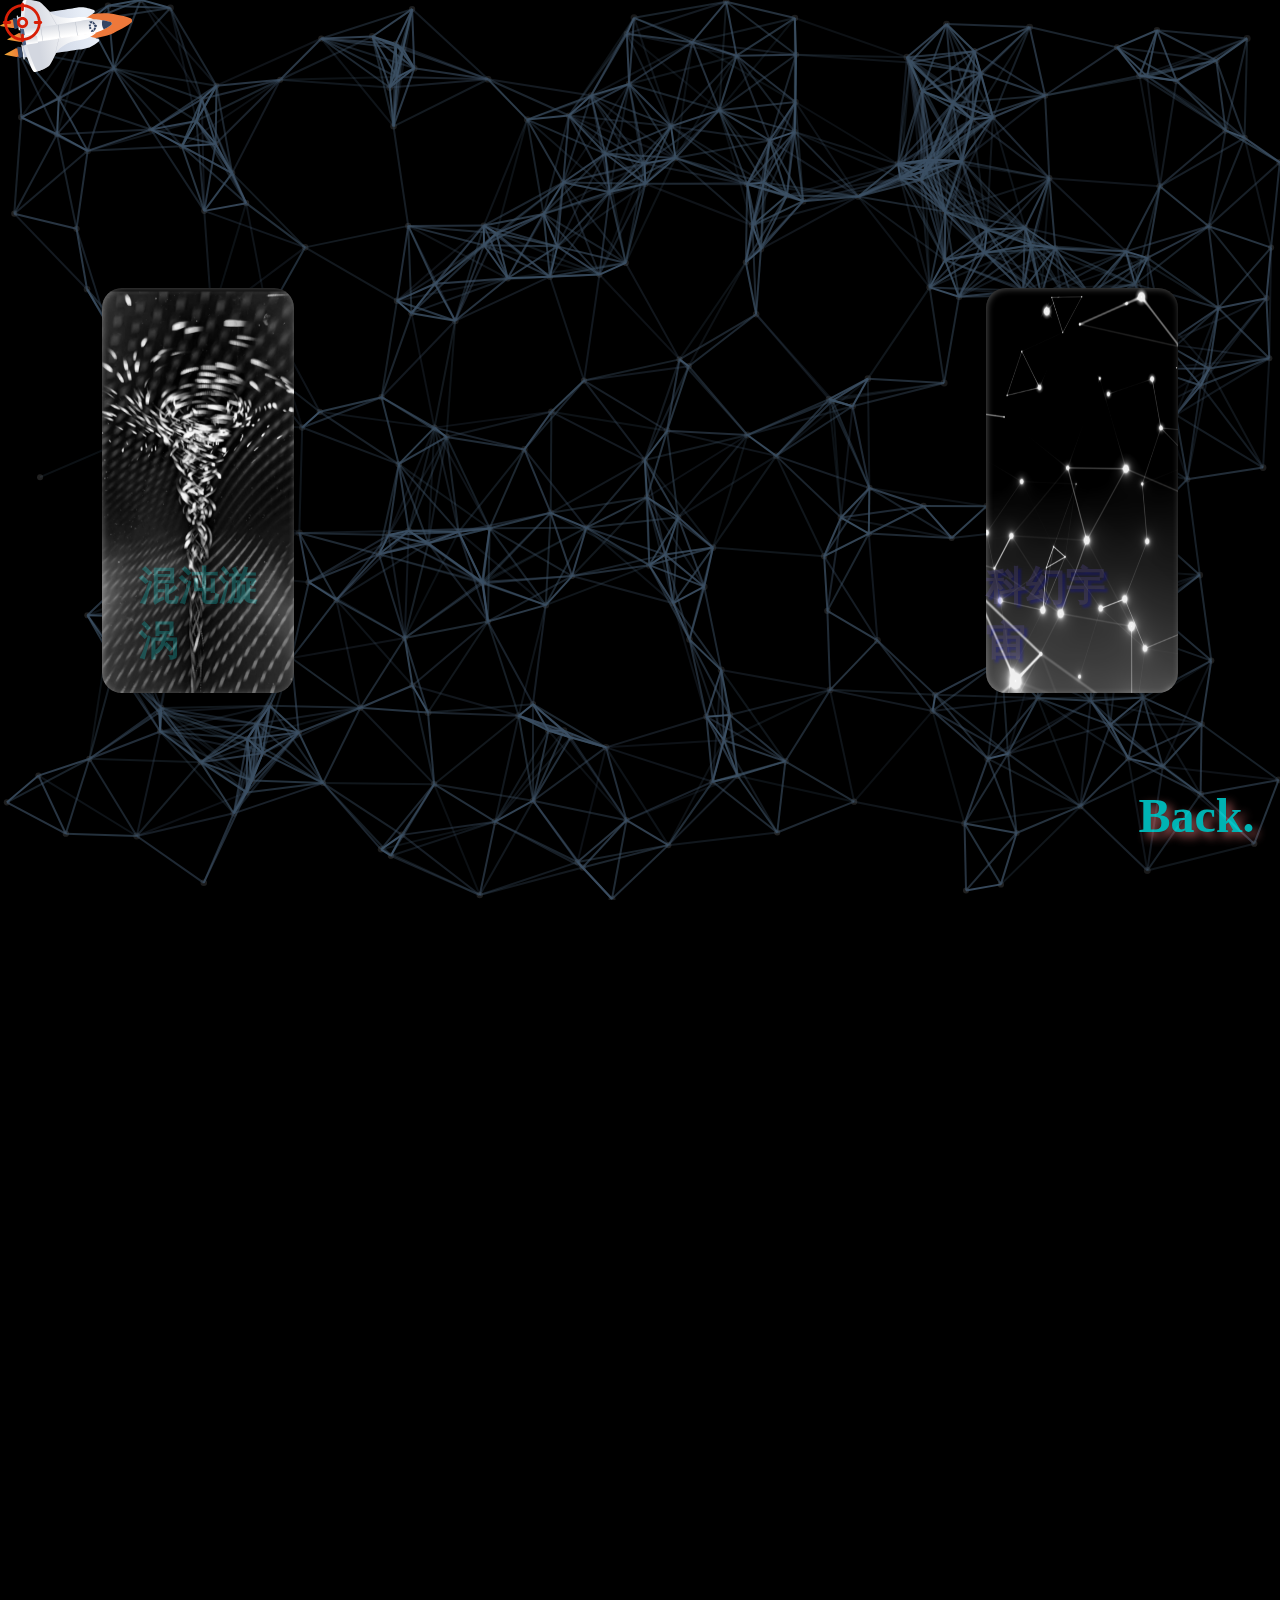
<file: web/animation.html>
<!DOCTYPE html>
<html lang="en">

<head>
    <meta charset="UTF-8">
    <meta name="viewport" content="width=device-width, initial-scale=1.0">
    <title>animation</title>
    <link rel="stylesheet" href="css/animation.css">
    <style>
        body {
            cursor: none;
        }

        #tail {
            position: absolute;
            opacity: 0;
            height: 8%;
            filter: drop-shadow(1px, 1px, 5px, red);
            z-index: 1;
        }

        #head {
            opacity: 0;
            position: absolute;
            height: 5%;
            filter: drop-shadow(1px, 1px, 15px, red);
            z-index: 1;
        }
    </style>
</head>

<body>

    <span class="bg"></span>

    <canvas id="canvas"></canvas>

    <script src="js/animation2.js"></script>

    <a href="../index.html" style="z-index: 15;">
        <h3>Back.</h3>
    </a>

    <div class="sec1" id="section1">
        <span class="bg1"></span>
        <a href="animation1.html">
            <h1 id="h11">混沌漩涡</h1>
        </a>
    </div>

    <div class="sec2" id="section2">
        <span class="bg2"></span>
        <a href="animation2.html">
            <h1 id="h12">科幻宇宙</h1>
        </a>
    </div>

    <div id="universe">
        <span id="bg0"></span>
        <img class="im2" id="img2" src="../image/太阳.png">
        <img class="im2" id="img3" src="../image/土星.png">
        <img class="im2" id="img4" src="../image/地球.png">
        <img class="im2" id="img5" src="../image/木星.png">
        <img class="im2" id="img6" src="../image/天王星.png">
        <img class="im2" id="img7" src="../image/火星.png">
        <img class="im2" id="img8" src="../image/水星.png">
        <img class="im2" id="img9" src="../image/金星.png">
        <img class="im2" id="img10" src="../image/海王星.png">
        <img class="im2" id="img11" src="../image/月球.png">
    </div>

    <div id="vortex">
        <span id="bg01"></span>
    </div>
    <!-- 鼠标拖尾 -->
    <img id="tail" src="../image/星际号.svg">
    <img id="head" src="../image/lock.svg">
    <script>
        let tx = 0, ty = 0, vx = 0, vy = 0, hx = 0, hy = 0, deg = 0, count = 0;
        let tail = document.querySelector('#tail');
        let head = document.querySelector('#head');
        window.addEventListener('mouseover', (e) => {
            tail.style.opacity = 1;
            head.style.opacity = 1;
        })
        window.addEventListener('mousemove', (e) => {
            hx = e.x - head.clientWidth / 2;
            hy = e.y - head.clientHeight / 2;
            tx = e.x - tail.offsetLeft - tail.clientWidth / 2;
            ty = e.y - tail.offsetTop - tail.clientHeight / 2;
            deg = Math.atan(ty / tx) / (Math.PI * 2) * 360 + 10;
            if (tx < 0)
                deg += 180;
            count = 0;
        });
        window.addEventListener('mouseout', (e) => {
            tail.style.opacity = 0;
            head.style.opacity = 0;
        })
        function move() {
            tail.style.transform = `rotate(${deg}deg)`;
            if (count < 100) {
                vx += tx / 100;
                vy += ty / 100;
            }
            tail.style.left = vx + 'px';
            tail.style.top = vy + 'px';
            head.style.left = hx + 'px';
            head.style.top = hy + 'px';
            count++;
        };
        setInterval(move, 1);
    </script>

    <!-- 渐显 -->
    <script>
        let sec1 = document.getElementById('section1');
        let sec2 = document.getElementById('section2');
        let universe = document.getElementById('universe');
        let vortex = document.getElementById('vortex');
        var canvas = document.getElementById('canvas');
        canvas.style.cssText = "background:#000";
        universe.style.cssText = "opacity:0";
        vortex.style.cssText = "opacity:0";
        sec1.addEventListener('mouseover', function () {
            vortex.style.cssText = "opacity: 0.8;transition:2s;";
            canvas.style.cssText = "background:midnightblue;transition:4s";
        })
        sec1.addEventListener('mouseout', function () {
            vortex.style.cssText = "opacity: 0;transition:2s;";
        })
        sec2.addEventListener('mouseover', function () {
            universe.style.cssText = "opacity: 0.8;transition:2s;animation: opacity 10s linear infinite;";
            canvas.style.cssText = "background:#000;transition:4s;";
        })
        sec2.addEventListener('mouseout', function () {
            universe.style.cssText = "opacity: 0;transition:2s;";
        })
    </script>
    <script src="js/music.js"></script>
    
</body>
</html>
</file>
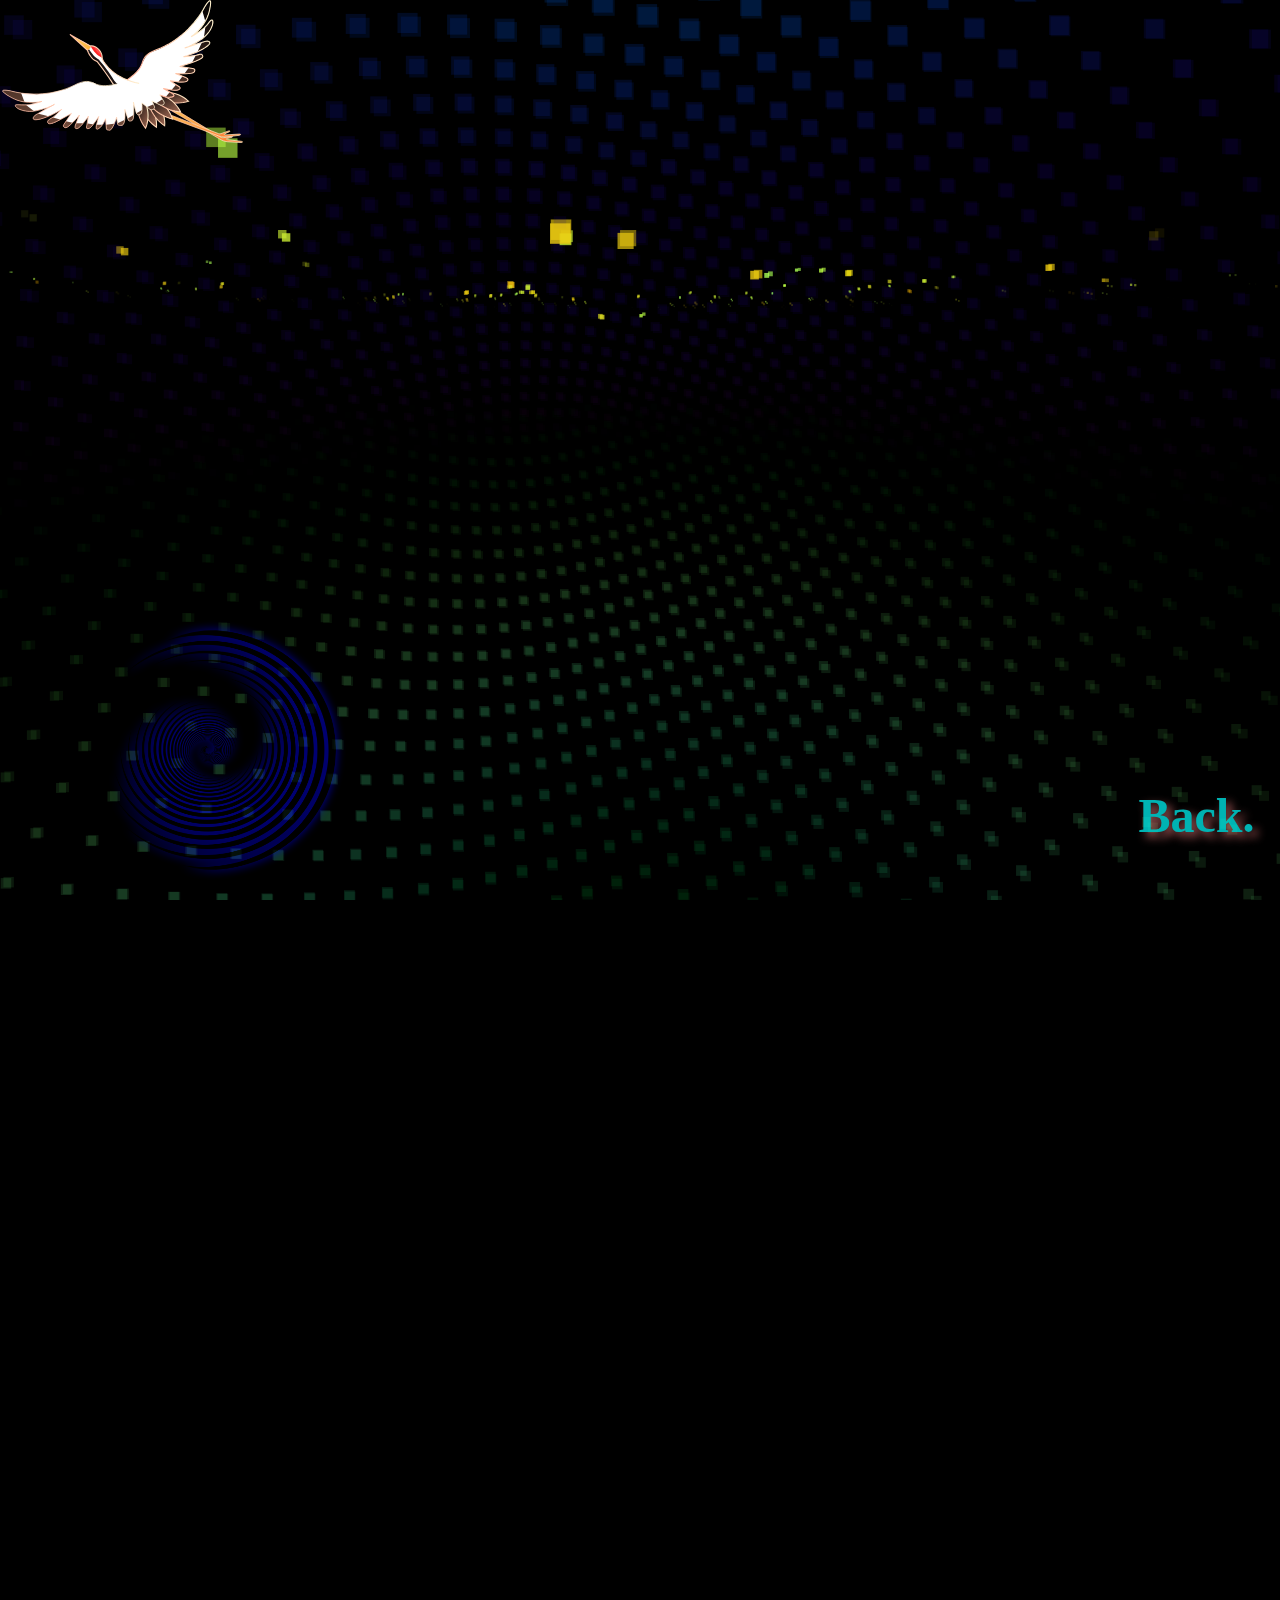
<file: web/animation1.html>
<!DOCTYPE html>
<html lang="en">

<head>
    <meta charset="UTF-8">
    <meta name="viewport" content="width=device-width, initial-scale=1.0">
    <title>动画作品</title>
    <link rel="stylesheet" href="css/animation.css">
    <style>
        body {
            overflow: hidden;
            cursor: none;
        }

        #vortex {
            position: absolute;
            height: 80%;
            width: 55%;
            top: 70%;
            left: 2%;
        }

        #bg01 {
            position: absolute;
            left: 10%;
            height: 15em;
            width: 15em;
            background: url("../image/vortex.png");
            filter: drop-shadow(0 0 5px blue);
            background-repeat: no-repeat;
            background-size: 100% 100%;
            border-radius: 50%;
            opacity: 0.7;
            animation: rotate 2s linear infinite;
        }

        @keyframes opacity {
            from {
                opacity: 0.2;
                height: 10%;
            }

            50% {
                opacity: 1;
                height: 20%;
            }

            to {
                opacity: 0.2;
                height: 10%;
            }
        }

        #tail {
            position: absolute;
            opacity: 0;
            height: 20%;
            filter: drop-shadow(1px, 1px, 5px, red);
            z-index: 1;
        }
    </style>
</head>

<body>
    <canvas id="canvas"></canvas>
    <script src="js/animation.js"></script>
    <a href="animation.html">
        <h3>Back.</h3>
    </a>
    <!-- <audio src="audio/bg.mp3" autoplay="autoplay" loop="loop"></audio> -->
    <div id="vortex">
        <span id="bg01"></span>
    </div>
    <!-- 鼠标拖尾 -->
    <img id="tail" src="../image/仙鹤.svg">
    <script>
        let tx = 0, ty = 0, vx = 0, vy = 0, deg = 0, count = 0;
        let tail = document.querySelector('#tail');
        window.addEventListener('mouseover', (e) => {
            tail.style.opacity = 1;
            tail.style.animation = 'opacity 5s linear infinite';
        })
        window.addEventListener('mousemove', (e) => {
            tx = e.x - tail.offsetLeft - tail.clientWidth / 2;
            ty = e.y - tail.offsetTop - tail.clientHeight / 2;
            deg = Math.atan(ty / tx) / (Math.PI * 2) * 360 + 180;
            if (tx < 0)
                deg += 180;
            count = 0;
        });
        window.addEventListener('mouseout', (e) => {
            tail.style.opacity = 0;
            tail.style.animation = '';
        })
        function move() {
            tail.style.transform = `rotate(${deg}deg)`;
            if (count < 10) {
                vx += tx / 10;
                vy += ty / 10;
            }
            tail.style.left = vx + 'px';
            tail.style.top = vy + 'px';
            count++;
        };
        setInterval(move, 1);
    </script>
    <script src="js/music.js"></script>
</body>

</html>
</file>
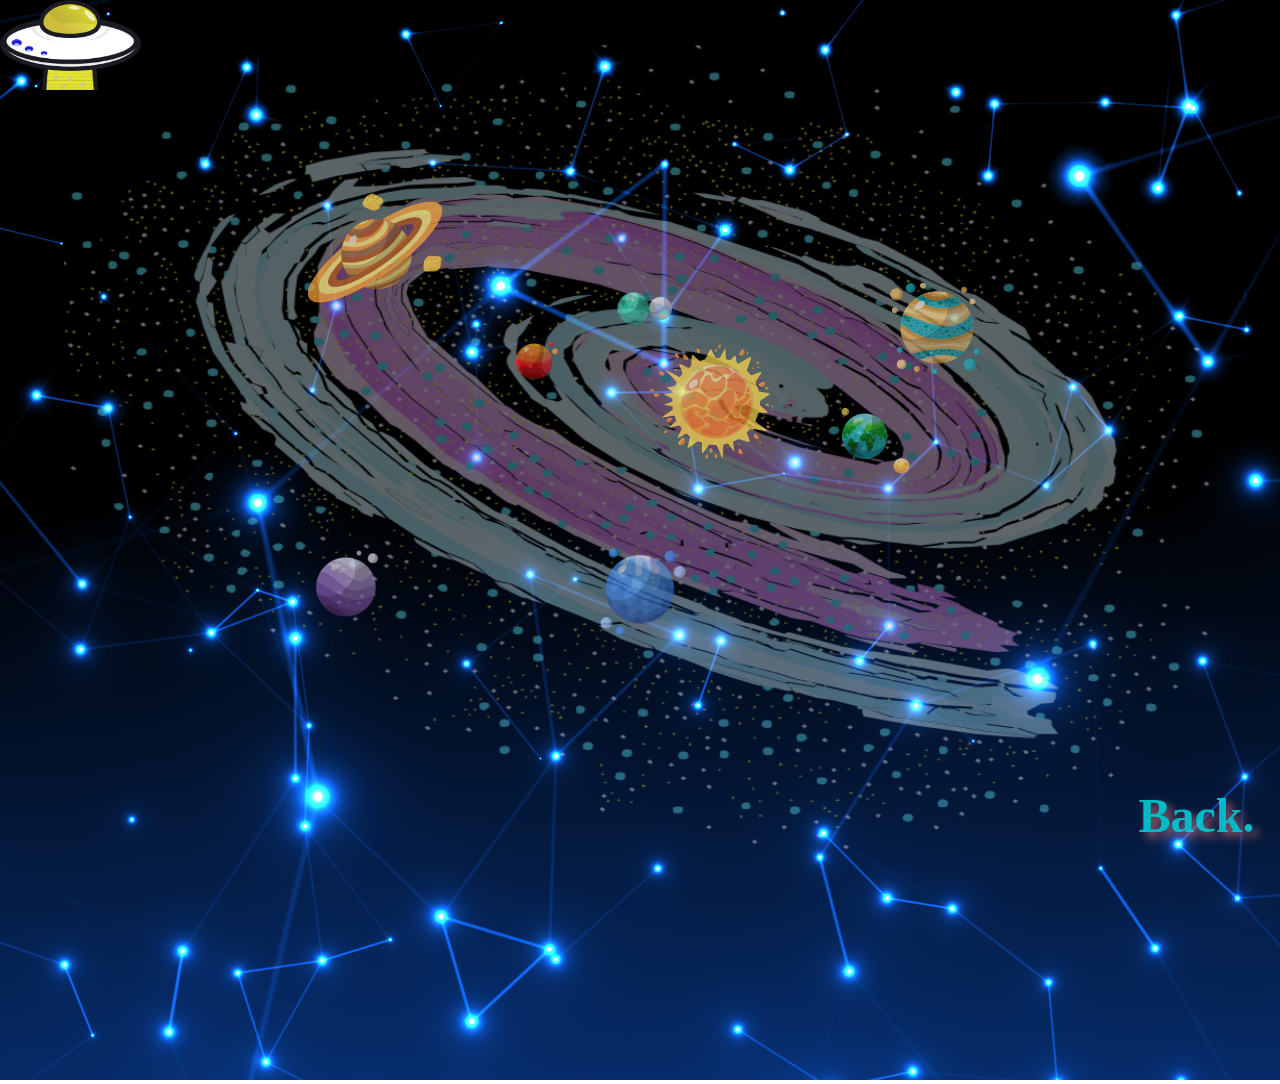
<file: web/animation2.html>
<!DOCTYPE html>
<html lang="en">

<head>
    <meta charset="UTF-8">
    <meta name="viewport" content="width=device-width, initial-scale=1.0">
    <title>animation</title>
    <style>
        html.body {
            height: 100%;
        }

        html {
            height: 100%;
        }

        body {
            cursor: none;
            height: 100%;
            overflow: hidden;
            margin: 0;
        }

        a {
            text-decoration: none;
        }

        h3 {
            z-index: 10;
            position: absolute;
            bottom: 1%;
            opacity: 0.7;
            right: 2%;
            font-size: 3em;
            font-weight: bolder;
            font-family: Cambria, Cochin, Georgia, Times, 'Times New Roman', serif;
            color: aqua;
            text-shadow: 5px 5px 10px lightcoral;
        }
    </style>
    <!-- universe -->
    <style>
        @keyframes opacity0 {

            from {
                opacity: 0.2;
                transform: scale(0.7) rotateZ(10deg);
            }

            25% {
                opacity: 1;
                transform: scale(1) rotateZ(-10deg);
            }

            50% {
                opacity: 0.2;
                transform: scale(0.7) rotateZ(0deg);
            }

            75% {
                opacity: 1;
                transform: scale(1) rotateZ(10deg);
            }

            to {
                opacity: 0.2;
                transform: scale(0.7) rotateZ(10deg);
            }

        }

        #universe {
            position: absolute;
            height: 90%;
            width: 90%;
            top: 5%;
            left: 5%;
            animation: opacity0 15s linear infinite;
        }

        #bg0 {
            position: absolute;
            height: 100%;
            width: 100%;
            background: url("../image/星系.png");
            background-repeat: no-repeat;
            background-size: 100% 100%;
            opacity: 0.4;
        }

        .im2 {
            position: absolute;
            z-index: 1;
            height: 20%;
            opacity: 0.7;
        }

        @keyframes am {
            from {
                transform: translateY(1em);
            }

            to {
                transform: translateY(-1em);
            }
        }

        #img2 {
            top: 35%;
            left: 50%;
            height: 18%;
            animation: am ease-in-out 1.5s infinite alternate;
        }

        #img8 {
            top: 30%;
            height: 5%;
            left: 50%;
            animation: am ease-in-out 2s infinite alternate;
        }

        #img4 {
            top: 43%;
            height: 10%;
            left: 66%;
            animation: am ease-in-out 1.7s infinite alternate;
        }

        #img7 {
            top: 35%;
            height: 8%;
            left: 38%;
            animation: am ease-in-out 2.2s infinite alternate;
        }

        #img5 {
            top: 27%;
            height: 16%;
            left: 70%;
            animation: am ease-in-out 1.8s infinite alternate;
        }

        #img3 {
            top: 15%;
            height: 20%;
            left: 20%;
            animation: am ease-in-out 2.2s infinite alternate;
        }

        #img6 {
            top: 60%;
            height: 15%;
            left: 45%;

            animation: am ease-in-out 2.1s infinite alternate;
        }

        #img9 {
            top: 29%;
            height: 7%;
            left: 47%;
            animation: am ease-in-out 1.6s infinite alternate;
        }

        #img10 {
            top: 60%;
            height: 13%;
            left: 20%;
            animation: am ease-in-out 2s infinite alternate;
        }

        #img11 {
            top: 51%;
            height: 2%;
            left: 72%;
            animation: am ease-in-out 1.9s infinite alternate;
        }

        @keyframes opacity {
            from {
                opacity: 0.2;
            }

            50% {
                opacity: 1;
            }

            to {
                opacity: 0.2;
            }
        }
        #head {
            opacity: 0;
            position: absolute;
            height: 10%;
            filter: drop-shadow(1px, 1px, 15px, red);
            z-index: 1;
        }
    </style>
</head>

<body>
    <div id="universe">
        <span id="bg0"></span>
        <img class="im2" id="img2" src="../image/太阳.png">
        <img class="im2" id="img3" src="../image/土星.png">
        <img class="im2" id="img4" src="../image/地球.png">
        <img class="im2" id="img5" src="../image/木星.png">
        <img class="im2" id="img6" src="../image/天王星.png">
        <img class="im2" id="img7" src="../image/火星.png">
        <img class="im2" id="img8" src="../image/水星.png">
        <img class="im2" id="img9" src="../image/金星.png">
        <img class="im2" id="img10" src="../image/海王星.png">
        <img class="im2" id="img11" src="../image/月球.png">
    </div>

    <a href="animation.html">
        <h3>Back.</h3>
    </a>

    <!-- 鼠标 -->
    <img id="head" src="../image/UFO.png">
    <!-- bgmusic -->
    <script src="js/music.js"></script>
    <script>
        let hx = 0, hy = 0;
        let head = document.querySelector('#head');
        window.addEventListener('mouseover', (e) => {
            head.style.opacity = 1;
            head.style.animation = 'opacity 5s linear infinite';
        })
        window.addEventListener('mousemove', (e) => {
            hx = e.x - head.clientWidth / 2;
            hy = e.y - head.clientHeight / 2;
        });
        window.addEventListener('mouseout', (e) => {
            head.style.opacity = 0;
            head.style.animation ='';
        })
        function move() {
            head.style.left = hx + 'px';
            head.style.top = hy + 'px';
        };
        setInterval(move, 1);
    </script>

    <!-- bg -->
    <script type="type/shader" id="vertex">
        #version 300 es    
        layout (location=0) in vec2 point;
        void main() {
           gl_Position = vec4(point.x, point.y, 0.0, 1.0);
        }
    </script>
    <script type="type/shader" id="fragment">
        #version 300 es    
        precision highp float;
    
       float N21(vec2 p) {
       p = fract(p * vec2(233.34, 851.73));
          p += dot(p, p + 23.45);
          return fract(p.x * p.y);
      }
    
      vec2 N22(vec2 p) {
       float n = N21(p);
          return vec2(n, N21(p + n));
      }
    
      vec2 getPos(vec2 id, vec2 offset, float iTime) {
       vec2 n = N22(id + offset);
          float x = cos(iTime * n.x);
          float y = sin(iTime * n.y);
          return vec2(x, y) * 0.4 + offset;
      }
    
      float distanceToLine(vec2 p, vec2 a, vec2 b) {
       vec2 pa = p - a;
          vec2 ba = b - a;
          float t = clamp(dot(pa, ba) / dot(ba, ba), 0., 1.);
          return length(pa - t * ba);
      }
    
      float getLine(vec2 p, vec2 a, vec2 b, vec2 iResolution) {
       float distance = distanceToLine(p, a, b);
          float dx = 15./iResolution.y;
          return smoothstep(dx, 0., distance) * smoothstep(1.2, 0.3, length(a - b));
      }
    
      float layer(vec2 st, float iTime, vec2 iResolution) {
          float m = 0.;
          vec2 gv = fract(st) - 0.5;
          vec2 id = floor(st);
          // m = gv.x > 0.4 || gv.y > 0.4 ? 1. : 0.;
          // vec2 pointPos = getPos(id, vec2(0., 0.));
          // m += smoothstep(0.05, 0.03, length(gv - pointPos));
    
          float dx=15./iResolution.y;
          // m += smoothstep(-dx,0., abs(gv.x)-.5);
          // m += smoothstep(-dx,0., abs(gv.y)-.5);
          // m += smoothstep(dx, 0., length(gv - pointPos)-0.03);
    
          vec2 p[9];
          int i = 0;
          for (float x = -1.; x <= 1.; x++) {
              for (float y = -1.; y <= 1.; y++) {
               p[i++] = getPos(id, vec2(x, y), iTime);
              }
          }
    
          for (int j = 0; j <= 8; j++) {
           m += getLine(gv, p[4], p[j], iResolution);
              vec2 temp = (gv - p[j]) * 20.;
              m += 1./dot(temp, temp) * (sin(10. * iTime + fract(p[j].x) * 20.) * 0.5 + 0.5);
    
          }
    
          m += getLine(gv, p[1], p[3], iResolution);
          m += getLine(gv, p[1], p[5], iResolution);
          m += getLine(gv, p[3], p[7], iResolution);
          m += getLine(gv, p[5], p[7], iResolution);
    
          // m += smoothstep(0.05, 0.04, length(st - vec2(0., 0.)));
          return m;
      }
       
      uniform float iTime;
      uniform vec2 iResolution;
      out vec4 fragColor;
      void main()
      {
          vec2 uv = (gl_FragCoord.xy - 0.5 * iResolution.xy) / iResolution.y;
    
          float m = 0.;
    
          float theta = iTime * 0.1;
          mat2 rot = mat2(cos(theta), -sin(theta), sin(theta), cos(theta));
          vec2 gradient = uv;
          uv = rot * uv;
    
          for (float i = 0.; i < 1.0 ; i += 0.25) {
           float depth = fract(i + iTime * 0.1);
              m += layer(uv * mix(10., 0.5, depth) + i * 20., iTime, iResolution) * smoothstep(0., 0.2, depth) * smoothstep(1., 0.8, depth);
          }
    
          vec3 baseColor = sin(vec3(3.45, 6.56, 8.78) * iTime * 0.2) * 0.5 + 0.5;
    
          vec3 col = (m - gradient.y) * baseColor;
          // Output to screen
          fragColor = vec4(col, 1.0);
      }
      </script>

    <canvas id="cvs" width="1920" height="1080"></canvas>

    <script src="js/animation3.js"></script>
</body>

</html>
</file>
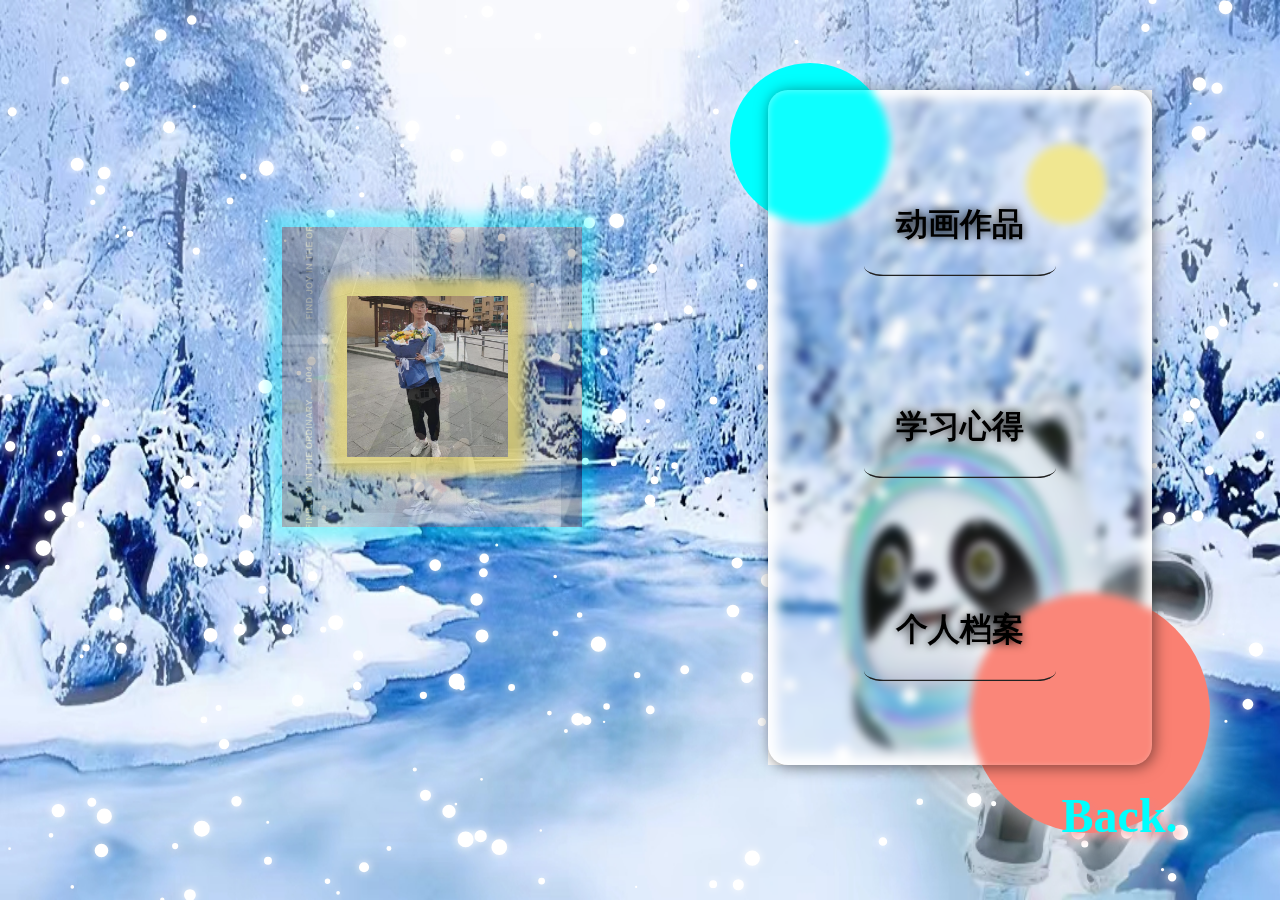
<file: web/picture.html>
<!DOCTYPE html>
<html lang="en">

<head>
    <meta charset="UTF-8">
    <meta name="viewport" content="width=device-width, initial-scale=1.0">
    <title>个人相册</title>
    <link rel="stylesheet" href="css/picture.css">
</head>

<body>
    <div class="dhy">
        <div class="box">
            <ul class="inbox">
                <li></li>
                <li></li>
                <li></li>
                <li></li>
                <li></li>
                <li></li>
            </ul>
            <ol class="mailbox">
                <li></li>
                <li></li>
                <li></li>
                <li></li>
                <li></li>
                <li></li>
            </ol>
        </div>
    </div>

    <div class="container">
        <div class="cont">
            <button id="bt1"><h1>个人档案</h1></button>
            <button id="bt2"><h1>学习心得</h1></button>
            <button id="bt3"><h1>动画作品</h1></button>
        </div>
        <div class="bg">
            <span></span>
            <span></span>
            <span></span>
        </div>
    </div>

    <a href="../index.html" style="z-index: 15;">
        <h3>Back.</h3>
    </a>
    <canvas id="canvas"></canvas>

    <audio src="audio/way back home.mp3" autoplay loop></audio>
    <script src="js/picture.js"></script>

    <script>
        var but1 = document.querySelector('#bt1');
        var but2 = document.querySelector('#bt2');
        var but3 = document.querySelector('#bt3');
        but1.addEventListener('click', function () {
            location.href = 'record.html';
        })
        but2.addEventListener('click', function () {
            location.href = 'work.html';
        })
        but3.addEventListener('click', function () {
            location.href = 'animation.html';
        })
    </script>
</body>

</html>
</file>
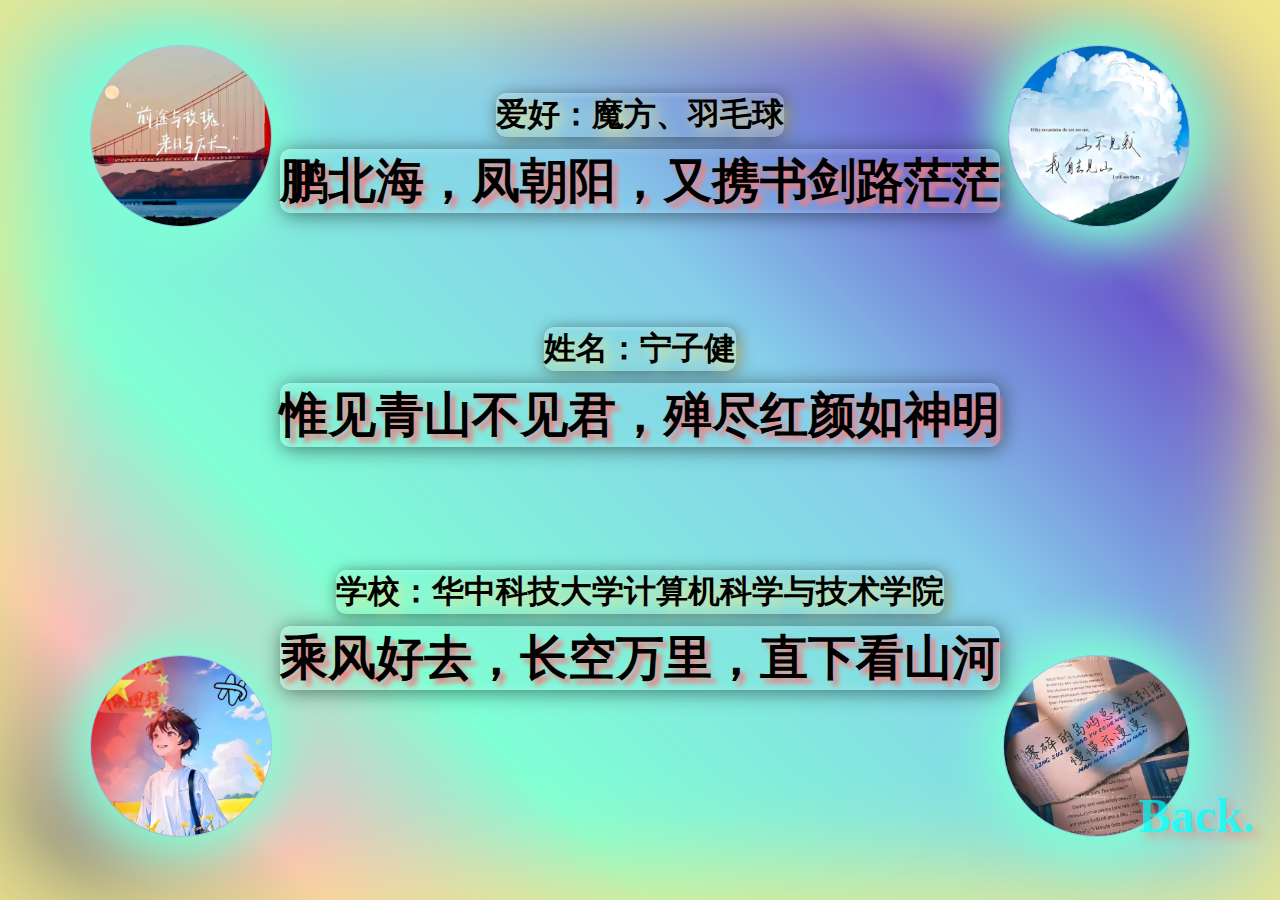
<file: web/record.html>
<!DOCTYPE html>
<html lang="en">

<head>
    <meta charset="UTF-8">
    <meta name="viewport" content="width=device-width, initial-scale=1.0">
    <title>个人档案</title>
    <link rel="stylesheet" href="css/record.css">
</head>

<body>
    <div class="bg"></div>
    <img id="im1" style="left: 7%;top: 5%;" src="../image/x1.jpg">
    <div class="con" id="con1">
        <h2>惟见青山不见君，殚尽红颜如神明</h2>
        <h1>姓名：宁子健</h1>
    </div>
    <img id="im2" style="right: 7%;top: 5%;" src="../image/x2.jpg">
    <img id="im3" style="right: 7%;bottom: 7%;" src="../image/x3.jpg">
    <div class="con" id="con3">
        <h2>鹏北海，凤朝阳，又携书剑路茫茫</h2>
        <h1>爱好：魔方、羽毛球</h1>
    </div>
    <img id="im4" style="left: 7%;bottom: 7%;" src="../image/x5.jpg">
    <div class="con" id="con4">
        <h2>乘风好去，长空万里，直下看山河</h2>
        <h1>学校：华中科技大学计算机科学与技术学院</h1>
    </div>
    <a href="../index.html">
        <h3>Back.</h3>
    </a>
    <audio src="audio/晚风.mp3" autoplay loop></audio>

</body>

</html>
</file>
<file: web/css/idex.css>
html.body {
    height: 100%;
}
body {
    display: flex;
    z-index: 10;
    align-items: center;
    justify-content: center;
    background: linear-gradient(45deg, grey 5%, lightpink 15%, aquamarine 30%, skyblue 60%, slateblue 80%, khaki 100%);
}

.bg {
    position: absolute;
    top: 10%;
    left: 10%;
    height: 80%;
    width: 80%;
    background-color: black;
    opacity: 0.2;
    z-index: 1;
}

@keyframes trans {
    0% {
        transform: translate(0, 0);
    }

    25% {
        transform: translate(-50%, 0);
    }

    50% {
        transform: translate(-50%, 50%);
    }

    75% {
        transform: translate(0, 50%);
    }

    100% {
        transform: translate(0, 0);
    }
}

@keyframes rotate1 {
    0% {
        transform: rotateZ(0deg);
    }

    50% {
        transform: rotateZ(180deg);
    }

    100% {
        transform: rotateZ(360deg);
    }
}

@keyframes rotate2 {
    0% {
        transform: rotateZ(0deg);
    }

    50% {
        transform: rotateZ(-180deg);
    }

    100% {
        transform: rotateZ(-360deg);
    }
}

@keyframes scale {
    0% {
        transform: scale(1) rotateZ(0);
    }

    50% {
        transform: scale(1.5) rotateZ(180deg);
        color: coral;
    }

    100% {
        transform: scale(1) rotateZ(360deg);
    }
}

a {
    text-decoration: none;
}

#he {
    font-size: 3em;
    color: khaki;
    text-shadow: 5px 5px 10px slateblue;
}

#he:hover {
    animation: scale 4s linear infinite;
}

h1 {
    font-family: kaiti;
    font-size: 2em;
    color: khaki;
    text-shadow: 5px 5px 10px coral;
}

h1:hover {
    /* color: aquamarine; */
    font-size: 3em;
    color: aquamarine;
    text-shadow: 5px 5px 10px aqua;
}

.style1 {
    z-index: 5;
    position: absolute;
    display: flex;
    align-items: center;
    justify-content: center;
    height: 13em;
    width: 13em;
    border-radius: 50%;
    z-index: 10;
}

@keyframes rotate3 {
    0% {
        transform: rotateY(0) rotateX(0) rotateZ(0);
    }

    50% {
        transform: rotateY(180deg) rotateX(180deg) rotateZ(180deg);
    }

    100% {
        transform: rotateY(360deg) rotateX(360deg) rotateZ(360deg);
    }
}

@keyframes Size {
    from {
        background-position: 0 1000%;
    }

    50% {
        background-position: 1000% 0;
    }

    to {
        background-position: 0 1000%;
    }
}

.but {
    width: 10%;
    height: 6%;
    cursor: pointer;
    position: absolute;
    z-index: 10;
    background: #222;
    color: #FFF;
    border: #FFF solid;
    border-radius: 10px;
    display: flex;
    align-items: center;
    justify-content: center;
    font-size: 1em;
    font-weight: bolder;
    font-family: kaiti;
}

.but::before {
    content: "";
    width: 105%;
    height: 105%;
    background: #222;
    position: absolute;
    border-radius: 10px;
    transition: all 1s;
    z-index: -1;
    border: none;
    opacity: 0;
}

.but::before {
    background: linear-gradient(45deg, skyblue,cyan, aqua, rgb(43, 43, 221), violet,rgb(133, 117, 231),aqua,aquamarine,skyblue);
    filter: blur(5px);
    background-size: 1000%;
    animation: Size 100s linear infinite;
}

.but:hover::before {
    opacity: 1;
}

.but:active::before {
    opacity: 0;
}
#but2{
    top: 20%;
    left: 30%;
}
#but1{
    top: 20%;
    right: 30%;
}
#but3{
    bottom: 20%;
    right: 30%;
}
#but4{
    bottom: 20%;
    left: 30%;
}
#audio1{
    top: 45%;
    left: 18%;
    width: 5%;
    height: 4%;
}
#audio1::before{
    background: linear-gradient(45deg,greenyellow,yellow,orange,rgb(235, 80, 80),coral,yellow,greenyellow);
    border: none;
    filter: blur(5px);
    background-size: 1000%;
    animation: Size 80s linear infinite;
}
#audio2{
    left: 18%;
    top: 53%;
    width: 5%;
    height: 4%;
}

#audio2::before{
    background: linear-gradient(45deg,greenyellow,yellow,orange,rgb(235, 80, 80),coral,yellow,greenyellow);
    border: none;
    filter: blur(5px);
    background-size: 1000%;
    animation: Size 80s linear infinite;
}

#con {
    position: absolute;
    top: 37%;
    right: 43%;
    height: 16em;
    width: 16em;
    background: url(../../image/x5.jpg);
    opacity: 0.8;
    background-repeat: no-repeat;
    background-size: 100% 100%;
    box-shadow: 0 0 60px red;
    animation: rotate3 6s linear infinite;
}

#con:hover {
    animation: scale 4s linear infinite;
    box-shadow: 0 0 100px khaki;
    border: 1px solid khaki;
}

#con1 {
    background: url(../../image/6.jpg);
    background-repeat: no-repeat;
    background-size: 100% 100%;
    box-shadow: 0 0 60px coral;
    top: 15%;
    right: 15%;
    animation: rotate2 6s linear infinite;
}

#con1:hover {
    animation: scale 4s linear infinite;
    box-shadow: 0 0 100px red;
    border: 1px solid red;
}

#con2 {
    background: url(../../image/1.jpg);
    background-repeat: no-repeat;
    background-size: 100% 100%;
    box-shadow: 0 0 70px slateblue;
    top: 15%;
    left: 15%;
    animation: rotate1 6s linear infinite;
}

#con2:hover {
    animation: scale 4s linear infinite;
    box-shadow: 0 0 100px red;
    border: 1px solid red;
}

#con3 {
    background: url(../../image/5.jpg);
    background-repeat: no-repeat;
    background-size: 100% 100%;
    box-shadow: 0 0 70px aqua;
    bottom: 15%;
    right: 15%;
    animation: rotate2 6s linear infinite;
}

#con3:hover {
    animation: scale 4s linear infinite;
    box-shadow: 0 0 100px red;
    border: 1px solid red;
}

#con4 {
    background: url(../../image/4.jpg);
    background-repeat: no-repeat;
    background-size: 100% 100%;
    box-shadow: 0 0 70px greenyellow;
    bottom: 15%;
    left: 15%;
    animation: rotate1 6s linear infinite;
}

#con4:hover {
    animation: scale 4s linear infinite;
    box-shadow: 0 0 100px red;
    border: 1px solid red;
}
</file>
<file: web/css/style.css>
.image {
  transition: fill 3s ease-in-out;
  height: 100vh;
  display: grid;
  grid-template-columns: 1fr 80vh 1fr;
  grid-template-rows: 72vh 1fr;
  background-color: var(--trees);
}

[class*="section_"] {
  grid-column: 1 / -1;
  grid-row: 1;
  height: 100%;
  width: 100%;
}

svg {
  width: 100%;
  height: 100%;
}

.section_sky {
  grid-column: 1 / -1;
  grid-row: 1;
}

.section_rl, .section_ml, .section_fl {
  grid-column: 1;
  grid-row: 1;
}

.section_rm, .section_mm, .section_fm {
  grid-column: 2;
  grid-row: 1;
}

.section_rr, .section_mr, .section_fr {
  grid-column: 3;
  grid-row: 1;
}

[class*="section_f"], .section_trees {
  isolation: isolate;
}

.section_mfog {
  height: 30%;
  margin-top: 30vh;
}

.section_ffog {
  height: 30%;
  margin-top: auto;
}

.section_sun {
  height: 16vh;
  width: 16vh;
  margin: 4vh auto 0;
}

.gradient stop {
  transition: stop-color 3s ease-in-out;
}

.image-light {
  --rear_highlight: #ff8080;
  --rear_shadow: #c26d80;
  --mid_highlight: #ff6666;
  --mid_shadow: #824b6c;
  --fore_highlight: #ff4d4d;
  --fore_shadow: #623851;
  --trees: #412536;
  --sky-bottom: #FFAD66;
  --sky-mid: #ff8080;
  --sky-top: #412536;
  --fog: #ffff66;
  --sun: #ff4f23;
}

.image-dark {
  --rear_highlight: #a5cfe6;
  --rear_shadow: #7095af;
  --mid_highlight: #88d1fb;
  --mid_shadow: #4B6C82;
  --fore_highlight: #87d5f7;
  --fore_shadow: #385162;
  --trees: #253641;
  --sky-bottom: #a1cde4;
  --sky-mid: #7eb9d8;
  --sky-top: #051f33;
  --fog: #c9dfff;
  --sun: #6daac2;
}

.image-light .moon {
  opacity: 0;
}

.image-dark .moon {
  opacity: .22;
}

.screen {
  mix-blend-mode: screen;
}

.fog {
  fill: url(#gradient-fog);
  opacity: .22;
}

.moon {
  isolation: isolate;
  opacity: 0.22;
  mix-blend-mode: multiply;
  transition: opacity 3s ease-in-out;
}

path, polygon {
    transition: fill 3s ease-in-out;
}

.image {
  transition: background-color 3s ease-in-out;
}

.switch {
  display: flex;
  align-items: center;
  position: absolute;
  bottom: 1rem;
  right: 1rem;
  border: 0;
  background: transparent;
  cursor: pointer;
}

.switch span {
  filter: saturate(0);
  background-color: transparent;
  opacity: .5;
  padding: .25rem;
  border-bottom-style: solid;
  border-bottom-width: 2px;
  transition: border-bottom-color 3s ease-in-out, filter 3s ease-in-out, opacity 3s ease-in-out;
}

.switch span:first-child {
  margin-right: 1rem;
}

[aria-checked="false"] span:first-child{
  filter: none;
  opacity: 1;
  border-color: white;
}

[aria-checked="true"] span:last-child{
  filter: none;
  opacity: 1;
  border-color: white;
}



/* lrtk */
#images a {
	margin-right: 14px;
}

#images a img {
	border: 1px solid #888;	
	padding: 3px;
	vertical-align: top;
}

#credit {
	clear: both;	
	margin-top: 50px;
	padding-top: 20px;
	font-size: 10px;
	border-top: 1px solid #BBB;
	font-family: Verdana;
}

#imgbox-loading:hover {
	background: #008888;
	color: #5FDFDF;
	box-shadow: 0px 0px 60px rgba(0,255,255,0.9);
	border: 1px solid #fff;
}

.ld-left,
.ld-right {
	position: absolute;
	top: -1px;
	width: 36px;
	height: 72px;
	overflow: hidden;
}

.ld-left{
	left:-1px;
	border-radius: 72px 0 0 72px;
}

.ld-right{
	right: -1px;
	border-radius: 0 72px 72px 0;
}

.ld-left div,
.ld-right div {
	position:absolute;
	content:"";
	display:block;
	width: 36px;
	height: 72px;
	background-color: white;
	border-radius: 72px 0 0 72px;
	transition:all 1.6s;
	transform-origin:right center;
	transform:rotateZ(-180deg);
}

.ld-right div {
	position:absolute;
	content:"";
	display:block;
	border-radius: 0 72px 72px 0;
	transform-origin:left center;
	transform:rotateZ(-178deg);
}

.ld-progress {
	position: absolute;
	width: 60px;
	height:60px;
	line-height:64px;
	background-color: #000;
	border-radius: 50%;
	color: #fff;
	left: 5px;
	top: 5px;
	text-align: center;
}

/* 3d */
.switch {
	position: absolute;
	display: flex;
	justify-content: center;
	align-items: center;
	width: 7%;
	height: 5%;
	color: yellow;
	background: transparent;
	outline: 3px solid khaki;
	cursor: pointer;
}

.switch:hover, .switch.hover {
	background-color: rgba(0,255,255,0.5);
	box-shadow: 0px 0px 10px rgba(0,255,255,0.9);
}

.switch:active {
	color:violet;
	background-color: rgba(0,255,255,0.75);
}
</file>
<file: web/css/animation.css>
html {
    height: 100%;
}

html.body {
    height: 100%;

}

body {
    margin: 0;
    height: 1000%;
    background-color: black;
    overflow: hidden;

    /* cursor: none; */
}

#canvas {
    height: 100%;
    width: 100%;
    position: absolute;
}

a {
    text-decoration: none;
}

h3 {
    z-index: 10;
    position: absolute;
    bottom: 1%;
    opacity: 0.7;
    right: 2%;
    font-size: 3em;
    font-weight: bolder;
    font-family: Cambria, Cochin, Georgia, Times, 'Times New Roman', serif;
    color: aqua;
    text-shadow: 5px 5px 10px lightcoral;
}

audio {
    bottom: 4%;
    right: 3%;
    position: absolute;
    color: grey;
    border: 2px black solid;
    border-radius: 50%;
    overflow: hidden;
    z-index: 12;
    opacity: 0.2;
    width: 15%;
}

h1 {
    position: absolute;
    top: 60%;
    font-family: kaiti;
    cursor: pointer;
    font-size: 2.5em;
    z-index: 15;
    transition: all 1s;
    opacity: 0.2;
    filter: grayscale(100%);
}

#h11 {
    top: 60%;
    left: 19%;
    color: aqua;
    filter: drop-shadow(3px 3px 1px black);
}

#h12 {
    top: 60%;
    right: 19%;
    color: slateblue;
    filter: drop-shadow(3px 3px 1px blue);
}

.sec1 {
    position: absolute;
    top: 32%;
    height: 45%;
    width: 15%;
    left: 8%;
    cursor: pointer;
    z-index: 2;
}

.bg1 {
    position: absolute;
    height: 100%;
    width: 100%;
    background: url(../../image/animation1.jpg);
    filter: grayscale(100%);
    background-size: 100% 100%;
    background-repeat: no-repeat;
    border-radius: 20px;
    box-shadow: inset 1px 1px 6px rgba(255, 255, 255, 0.3), 2px 2px 15px rgba(0, 0, 0, 0.5);
    transition: all 1s;
}

.sec1:hover .bg1 {
    filter: grayscale(0%);
    transform: perspective(500px) rotateX(50deg);
}

.sec1:hover h1 {
    filter: grayscale(0%);
    opacity: 1;
    transform: perspective(500px) scale(2.5) translate3d(0, -150%, 0);
}

.sec2 {
    position: absolute;
    top: 32%;
    height: 45%;
    width: 15%;
    right: 8%;
    cursor: pointer;
    z-index: 2;
}

.bg2 {
    position: absolute;
    height: 100%;
    width: 100%;
    background: url(../../image/animation2.png);
    filter: grayscale(100%);
    background-size: 100% 100%;
    background-repeat: no-repeat;
    border-radius: 20px;
    box-shadow: inset 1px 1px 6px rgba(255, 255, 255, 0.3), 2px 2px 15px rgba(0, 0, 0, 0.5);
    transition: all 1s;
}

.sec2:hover .bg2 {
    filter: grayscale(0%);
    transform: perspective(500px) rotateX(50deg);
}

.sec2:hover h1 {
    filter: grayscale(0%);
    opacity: 1;
    transform: perspective(500px) scale(2.5) translate3d(0, -150%, 0);
}

@keyframes opacity {

    from {
        opacity: 0.2;
        transform: scale(0.7) rotateZ(10deg);
    }

    25% {
        opacity: 1;
        transform: scale(1) rotateZ(-10deg);
    }

    50% {
        opacity: 0.2;
        transform: scale(0.7) rotateZ(0deg);
    }

    75% {
        opacity: 1;
        transform: scale(1) rotateZ(10deg);
    }

    to {
        opacity: 0.2;
        transform: scale(0.7) rotateZ(10deg);
    }

}

#universe {
    position: absolute;
    height: 80%;
    width: 55%;
    top: 12%;
    right: 23%;
}

#bg0 {
    position: absolute;
    height: 100%;
    width: 100%;
    background: url("../../image/星系.png");
    background-repeat: no-repeat;
    background-size: 100% 100%;
    opacity: 0.7;
}

.im2 {
    position: absolute;
    z-index: 5;
    height: 20%;
    opacity: 0.9;
}

@keyframes am {
    from {
        transform: translateY(5px) scale(1);
    }

    to {
        transform: translateY(-5px) scale(1);
    }
}

#img2 {
    top: 35%;
    left: 50%;
    height: 18%;
    animation: am ease-in-out 1.5s infinite alternate;
}

#img8 {
    top: 33%;
    height: 5%;
    left: 58%;
    animation: am ease-in-out 2s infinite alternate;
}

#img4 {
    top: 43%;
    height: 10%;
    left: 66%;
    animation: am ease-in-out 1.7s infinite alternate;
}

#img7 {
    top: 35%;
    height: 8%;
    left: 38%;
    animation: am ease-in-out 2.2s infinite alternate;
}

#img5 {
    top: 27%;
    height: 16%;
    left: 70%;
    animation: am ease-in-out 1.8s infinite alternate;
}

#img3 {
    top: 15%;
    height: 20%;
    left: 20%;
    animation: am ease-in-out 2.2s infinite alternate;
}

#img6 {
    top: 60%;
    height: 15%;
    left: 45%;
    animation: am ease-in-out 2.1s infinite alternate;
}
#img9 {
    top: 29%;
    height: 7%;
    left: 47%;
    animation: am ease-in-out 1.6s infinite alternate;
}
#img10 {
    top: 60%;
    height: 13%;
    left: 20%;
    animation: am ease-in-out 2s infinite alternate;
}
#img11 {
    top: 51%;
    height: 2%;
    left: 72%;
    animation: am ease-in-out 1.9s infinite alternate;
}

@keyframes rotate {
    from {
        opacity: 0.5;
        transform: rotateZ(0) scale(0.7);
    }

    50% {
        opacity: 1;
        transform: rotateZ(180deg) scale(1);
    }

    to {
        opacity: 0.5;
        transform: rotateZ(360deg) scale(0.7);
    }
}

#vortex {
    position: absolute;
    height: 80%;
    width: 55%;
    top: 12%;
    right: 23%;
}

#bg01 {
    position: absolute;
    left: 10%;
    height: 50em;
    width: 50em;
    background: url("../../image/vortex.png");
    filter: drop-shadow(0 0 5px blue);
    background-repeat: no-repeat;
    background-size: 100% 100%;
    border-radius: 50%;
    opacity: 0.7;
    animation: rotate 2s linear infinite;
}
</file>
<file: web/css/picture.css>
html.body {
    height: 100%;
}
html{
    height: 100%;
    width: 100%;
}
body{
    padding: 0;
    margin: 0;
    background: url(../../image/bg2.jpg);
    background-size: 100% 100%;
    background-repeat: no-repeat;
    overflow: hidden;
}
@keyframes move {
    0% {
        transform: rotateX(0deg) rotateY(0deg);
    }

    100% {
        transform: rotateX(1080deg) rotateY(1440deg);
    }
}

li {
    list-style: none;
}

.box {
    width: 15.1515%;
    height: 31.78%;
    background-size: cover;
    background-repeat: no-repeat;
    background-attachment: fixed;
    position: absolute;
    margin-left: 22%;
    margin-top: 18%;
    transform-style: preserve-3d;
    animation: move 47s linear infinite;
    z-index: 20;
}

.inbox {
    width: 8.1313%;
    height: 17.055%;
    position: absolute;
    left: 65px;
    top: 50px;
    transform-style: preserve-3d;
}

.mailbox {
    width: 15.1515%;
    height: 31.78%;
    position: absolute;
    left: 0;
    top: -6.667%;
    transform-style: preserve-3d;
}

.inbox li {
    box-shadow: 0 0 13px 13px khaki;
    width: 161px;
    height: 161px;
    position: absolute;
    left: 0;
    top: 0;
    transform-style: preserve-3d;
    -webkit-transform-style: preserve-3d;
    transition: all 1s ease;
}

.mailbox li {
    box-shadow: 0 0 13px 13px aqua;
    width: 300px;
    height: 300px;
    position: absolute;
    left: 0;
    top: 0;
    opacity: 0.2;
    transition: all 1.5s ease;
}

.inbox li:nth-child(1) {
    background: url(../../image/c1.jpg);
    background-repeat: no-repeat;
    background-size: 100% 100%;
    transform: rotateX(0deg) translateZ(85px);
}

.inbox li:nth-child(2) {
    background: url(../../image/c3.jpg);
    background-repeat: no-repeat;
    background-size: 100% 100%;
    transform: rotateY(180deg) translateZ(85px);
}

.inbox li:nth-child(3) {
    background: url(../../image/c5.jpg);
    background-repeat: no-repeat;
    background-size: 100% 100%;
    transform: rotateX(-90deg) translateZ(85px);
}

.inbox li:nth-child(4) {
    background: url(../../image/c8.jpg);
    background-repeat: no-repeat;
    background-size: 100% 100%;
    transform: rotateX(90deg) translateZ(85px);
}

.inbox li:nth-child(5) {
    background: url(../../image/c9.jpg);
    background-repeat: no-repeat;
    background-size: 100% 100%;
    transform: rotateY(-90deg) translateZ(85px);
}

.inbox li:nth-child(6) {
    background: url(../../image/c6.jpg);
    background-repeat: no-repeat;
    background-size: 100% 100%;
    transform: rotateY(90deg) translateZ(85px);
}

.mailbox li:nth-child(1) {
    background: url(../../image/c11.jpg);
    background-repeat: no-repeat;
    background-size: 100% 100%;
    transform: rotateY(0deg) translateZ(150px);
}

.mailbox li:nth-child(2) {
    background: url(../../image/c2.jpg);
    background-repeat: no-repeat;
    background-size: 100% 100%;
    transform: rotateY(-180deg) translateZ(150px);
}

.mailbox li:nth-child(3) {
    background: url(../../image/c7.jpg);
    background-repeat: no-repeat;
    background-size: 100% 100%;
    transform: rotateX(90deg) translateZ(150px);
}

.mailbox li:nth-child(4) {
    background: url(../../image/c4.jpg);
    background-repeat: no-repeat;
    background-size: 100% 100%;
    transform: rotateX(-90deg) translateZ(150px);
}

.mailbox li:nth-child(5) {
    background: url(../../image/c10.jpg);
    background-repeat: no-repeat;
    background-size: 100% 100%;
    transform: rotateY(90deg) translateZ(150px);
}

.mailbox li:nth-child(6) {
    background: url(../../image/c12.jpg);
    background-repeat: no-repeat;
    background-size: 100% 100%;
    transform: rotateY(-90deg) translateZ(150px);
}

.box:hover ol li:nth-child(1) {
    transform: rotateY(360deg) translateZ(300px);
    width: 500px;
    height: 500px;
    opacity: 0.9;
    left: -100px;
    top: -100px;
}

.box:hover ol li:nth-child(2) {
    transform: rotateY(180deg) translateZ(300px);
    width: 500px;
    height: 500px;
    opacity: 0.9;
    left: -100px;
    top: -100px;
}

.box:hover ol li:nth-child(3) {
    transform: rotateX(-90deg) translateZ(300px);
    width: 500px;
    height: 500px;
    opacity: 0.9;
    left: -100px;
    top: -100px;
}

.box:hover ol li:nth-child(4) {
    transform: rotateX(90deg) translateZ(300px);
    width: 500px;
    height: 500px;
    opacity: 0.9;
    left: -100px;
    top: -100px;
}

.box:hover ol li:nth-child(5) {
    transform: rotateY(-90deg) translateZ(300px);
    width: 500px;
    height: 500px;
    opacity: 0.9;
    left: -100px;
    top: -100px;
}

.box:hover ol li:nth-child(6) {
    transform: rotateY(90deg) translateZ(300px);
    width: 500px;
    height: 500px;
    opacity: 0.9;
    left: -100px;
    top: -100px;
}

h3 {
    z-index: 10;
    position: absolute;
    bottom: 1%;
    right: 8%;
    font-size: 3em;
    font-weight: bolder;
    font-family: Cambria, Cochin, Georgia, Times, 'Times New Roman', serif;
    color: aqua;
    text-shadow: 5px 5px 10px lightcoral;
}

audio {
    z-index: 8;
    bottom: 19%;
    left: 10%;
    position: absolute;
    color: grey;
    box-shadow: 0 0 50px 20px aquamarine;
    border-radius: 50%;
    overflow: hidden;
    z-index: 12;
    opacity: 0.7;
    width: 15%;
}



.container{
    box-shadow: inset 0 0 10px 10px #FFF;
    position: absolute;
    height: 75%;
    width: 30%;
    right:10%;
    top: 10%;
}

.cont{
    z-index: 2;
    position: absolute;
    background: rgba(255,255,255,0.05);
    height: 100%;
    width: 100%;
    border-radius: 20px;
    backdrop-filter: blur(4px);
    box-shadow: inset 1px 1px 6px rgba(255,255,255,0.3),2px 2px 15px rgba(0,0,0,0.5);
    display: flex;
    justify-content: center;
    align-items: center;
    flex-direction: column-reverse;
}
button{
    height: 30%;
    width: 100%;
    transform: scale(0.5);
    border-radius: 10%;
    border: none;
    border-bottom: 3px solid #222;
    cursor: pointer;
    outline: none;
    font-size: 2em;
    font-weight: bolder;
    font-family: kaiti;
    background: transparent;
    transition: 1s;
    transform-style: preserve-3d;
    display: flex;
    justify-content: center;
    align-items: center;
}

button:hover{
    width: 60%;
    border: 3px solid #000;
    transform: scale(1);
    transform: perspective(300px) rotateX(50deg);
}
h1{
    position: absolute;
    filter:drop-shadow(0 0 10px #000);
    transition: 1s;
}
h1:hover{
    transform: scale(1.5);
}
#bt3:hover{
    background: linear-gradient(45deg,khaki,yellow,gold,brown,gold,yellow,khaki);
}
#bt2:hover{
    background:linear-gradient(45deg,aquamarine,skyblue,aqua,blue,aqua,skyblue,aquamarine);
}
#bt1:hover{
    background:linear-gradient(45deg,orange,coral,salmon,red,salmon,coral,orange) ;
}
.bg{
    z-index: 1;
    position: absolute;
    height: 100%;
    width: 100%;
}

@keyframes am{
    from{transform: translateY(10px) scale(1);}
    50%{transform: translateY(-25px) scale(0.9);}
    to{transform: translateY(-50px) scale(1);}
}

span{
    z-index: 1;
    position: absolute;
    border-radius: 50%;
    box-shadow: 1px 1px 50px #FFF;
}
span:nth-child(1){
    top: -4%;
    left: -10%;
    height: 10em;
    width: 10em;
    background: aqua;
    animation: am ease-in-out 3s infinite alternate;
}
span:nth-child(2){
    top: 8%;
    right: 12%;
    height: 5em;
    width: 5em;
    background: khaki;
    animation: am ease-in-out 4s infinite alternate;
}
span:nth-child(3){
    bottom: -10%;
    right: -15%;
    height: 15em;
    width: 15em;
    background: salmon;
    animation: am ease-in-out 2.5s infinite alternate;
}
</file>
<file: web/css/record.css>
html.body {
    height: 100%;
}

html {
    height: 100%;
}

body {
    height: 100%;
    width: 100%;
    margin: 0;
    overflow: hidden;
    background: linear-gradient(45deg, grey 5%, lightpink 15%, aquamarine 30%, skyblue 60%, slateblue 80%, khaki 100%);
}

h3 {
    z-index: 10;
    position: absolute;
    bottom: 1%;
    opacity: 0.7;
    right: 2%;
    font-size: 3em;
    font-weight: bolder;
    font-family: Cambria, Cochin, Georgia, Times, 'Times New Roman', serif;
    color: aqua;
    text-shadow: 5px 5px 10px lightcoral;
}

audio {
    z-index: 8;
    bottom: 5%;
    left: 5%;
    position: absolute;
    color: grey;
    box-shadow: 0 0 50px 20px aquamarine;
    border-radius: 50%;
    overflow: hidden;
    z-index: 12;
    opacity: 0.4;
    width: 15%;
}

@keyframes bg {
    0% {
        background: url(../../image/a1.jpg);
        background-repeat: no-repeat;
        background-size: 100% 100%;
        box-shadow: 0 0 150px 20px red inset;
        transform: scale(1);
        overflow: hidden;
    }

    8% {
        background: url(../../image/a2.jpg);
        background-repeat: no-repeat;
        background-size: 100% 100%;
        box-shadow: 0 0 150px 20px lightcoral inset;
        transform: scale(1.1);
        overflow: hidden;
    }

    16% {
        background: url(../../image/a3.jpg);
        background-repeat: no-repeat;
        background-size: 100% 100%;
        box-shadow: 0 0 150px 20px khaki inset;
        transform: scale(1);
        overflow: hidden;
    }

    24% {
        background: url(../../image/a4.jpg);
        background-repeat: no-repeat;
        background-size: 100% 100%;
        box-shadow: 0 0 150px 20px greenyellow inset;
        transform: scale(1.1);
        overflow: hidden;
    }

    32% {
        background: url(../../image/a5.jpg);
        background-repeat: no-repeat;
        background-size: 100% 100%;
        box-shadow: 0 0 150px 20px skyblue inset;
        transform: scale(1);
        overflow: hidden;
    }

    40% {
        background: url(../../image/a6.jpg);
        background-repeat: no-repeat;
        background-size: 100% 100%;
        box-shadow: 0 0 150px 20px blue inset;
        transform: scale(1.1);
        overflow: hidden;
    }

    48% {
        background: url(../../image/a7.jpg);
        background-repeat: no-repeat;
        background-size: 100% 100%;
        box-shadow: 0 0 150px 20px cyan inset;
        transform: scale(1);
        overflow: hidden;
    }

    56% {
        background: url(../../image/a8.jpg);
        background-repeat: no-repeat;
        background-size: 100% 100%;
        box-shadow: 0 0 150px 20px lightpink inset;
        transform: scale(1.1);
        overflow: hidden;
    }

    64% {
        background: url(../../image/a9.jpg);
        background-repeat: no-repeat;
        background-size: 100% 100%;
        box-shadow: 0 0 150px 20px plum inset;
        transform: scale(1);
        overflow: hidden;
    }

    72% {
        background: url(../../image/a10.jpg);
        background-repeat: no-repeat;
        background-size: 100% 100%;
        box-shadow: 0 0 150px 20px violet inset;
        transform: scale(1.05);
        overflow: hidden;
    }

    80% {
        background: url(../../image/a11.jpg);
        background-repeat: no-repeat;
        background-size: 100% 100%;
        box-shadow: 0 0 150px 20px slateblue inset;
        transform: scale(1.1);
        overflow: hidden;
    }

    90% {
        background: url(../../image/a12.jpg);
        background-repeat: no-repeat;
        background-size: 100% 100%;
        box-shadow: 0 0 150px 20px blueviolet inset;
        transform: scale(1.05);
        overflow: hidden;
    }

    100% {
        background: url(../../image/a1.jpg);
        background-repeat: no-repeat;
        background-size: 100% 100%;
        box-shadow: 0 0 150px 20px red inset;
        transform: scale(1);
        overflow: hidden;
    }
}

@keyframes op1 {
    0% {
        transform: rotateZ(0deg);
        opacity: 1;
    }

    20% {
        transform: rotateZ(180deg);
        opacity: 0;
    }

    40% {
        transform: rotateZ(360deg);
        opacity: 0;
    }

    60% {
        transform: rotateZ(0deg);
        opacity: 0;
    }

    80% {
        transform: rotateZ(180deg);
        opacity: 0.7;
    }

    100% {
        transform: rotateZ(360deg);
        opacity: 1;
    }
}

@keyframes op2 {
    0% {
        transform: rotateZ(0deg);
        opacity: 0;
    }

    20% {
        transform: rotateZ(180deg);
        opacity: 1;
    }

    40% {
        transform: rotateZ(360deg);
        opacity: 0;
    }

    60% {
        transform: rotateZ(0deg);
        opacity: 0;
    }

    80% {
        transform: rotateZ(180deg);
        opacity: 0.7;
    }

    100% {
        transform: rotateZ(360deg);
        opacity: 0;
    }
}

@keyframes op3 {
    0% {
        transform: rotateZ(0deg);
        opacity: 0;
    }

    20% {
        transform: rotateZ(180deg);
        opacity: 0;
    }

    40% {
        transform: rotateZ(360deg);
        opacity: 1;
    }

    60% {
        transform: rotateZ(0deg);
        opacity: 0;
    }

    80% {
        transform: rotateZ(180deg);
        opacity: 0.7;
    }

    100% {
        transform: rotateZ(360deg);
        opacity: 0;
    }
}

@keyframes op4 {
    0% {
        transform: rotateZ(0deg);
        opacity: 0;
    }

    20% {
        transform: rotateZ(180deg);
        opacity: 0;
    }

    40% {
        transform: rotateZ(360deg);
        opacity: 0;
    }

    60% {
        transform: rotateZ(0deg);
        opacity: 1;
    }

    80% {
        transform: rotateZ(180deg);
        opacity: 0.7;
    }

    100% {
        transform: rotateZ(360deg);
        opacity: 0;
    }
}

.bg {
    position: absolute;
    margin: 0;
    height: 100%;
    width: 100%;
    animation: bg 50s linear infinite;
    box-shadow: 0 0 100px 20px khaki inset;
    overflow: hidden;
}

h1 {
    z-index: 10;
    font-size: 2em;
    font-weight: bolder;
    font-family: kaiti;
    text-shadow: 5px 5px 15px khaki;
    margin: 0;
    border-radius: 10px;
    box-shadow: inset 1px 1px 6px rgba(255, 255, 255, 0.3), 2px 2px 15px rgba(0, 0, 0, 0.5);
}

h2 {
    z-index: 10;
    font-size: 3em;
    margin: 0;
    margin-top: 1%;
    font-weight: bolder;
    font-family: kaiti;
    text-shadow: 5px 5px 5px lightcoral;
    border-radius: 10px;
    box-shadow: inset 1px 1px 10px rgba(255, 255, 255, 0.3), 2px 2px 20px rgba(0, 0, 0, 0.5);
}

img {
    z-index: 5;
    position: absolute;
    height: 20%;
    border-radius: 50%;
    border: 1px solid skyblue;
    box-shadow: 0 0 50px 20px aquamarine;
}

#im1 {
    animation: op1 25s linear infinite;
}

#im2 {
    animation: op2 25s linear infinite;
}

#im3 {
    animation: op3 25s linear infinite;
}

#im4 {
    animation: op4 25s linear infinite;
}

.con {
    position: absolute;
    height: 30%;
    width: 100%;
    display: flex;
    justify-content: center;
    align-items: center;
    flex-direction: column-reverse;
}

@keyframes op11 {
    0% {
        color: black;
        opacity: 1;
        transform: scale(2);
    }

    20% {
        color: black;
        opacity: 1;
        transform: scale(2);
    }

    33% {
        color: aqua;
        opacity: 0.5;
        transform: scale(1) translateY(-90%);
    }

    53% {
        color: aqua;
        opacity: 0.5;
        transform: scale(1) translateY(-90%);
    }

    60% {
        color: aqua;
        opacity: 0;
        transform: translateY(-100%);
    }

    62% {
        color: aqua;
        opacity: 0;
        transform: translateY(115%);
    }

    66% {
        color: aqua;
        opacity: 0.5;
        transform: translateY(90%);
    }

    86% {
        color: aqua;
        opacity: 0.5;
        transform: translateY(90%);
    }

    100% {
        color: aqua;
        opacity: 1;
        transform: scale(2);
    }
}

@keyframes op31 {
    0% {
        color: aqua;
        opacity: 0.5;
        transform: scale(1);
    }

    20% {
        color: aqua;
        opacity: 0.5;
        transform: scale(1);
    }

    27% {
        color: aqua;
        opacity: 0;
        transform: scale(1) translateY(-20%);
    }

    29% {
        color: aqua;
        opacity: 0;
        transform: scale(1) translateY(182%);
    }

    33% {
        color: aqua;
        opacity: 0.5;
        transform: translateY(177%);
    }

    53% {
        color: aqua;
        opacity: 0.5;
        transform: translateY(177%);
    }

    66% {
        color: black;
        opacity: 1;
        transform: scale(2) translateY(45%);
    }

    86% {
        color: black;
        opacity: 1;
        transform: scale(2) translateY(45%);
    }

    100% {
        color: aqua;
        opacity: 0.5;
        transform: scale(1);
    }
}

@keyframes op41 {
    0% {
        color: aqua;
        opacity: 0.5;
        transform: scale(1);
    }

    20% {
        color: aqua;
        opacity: 0.5;
        transform: scale(1);
    }

    33% {
        color: black;
        opacity: 1;
        transform: scale(2) translateY(-45%);
    }

    53% {
        color: black;
        opacity: 1;
        transform: scale(2) translateY(-45%);
    }

    66% {
        color: aqua;
        opacity: 0.5;
        transform: scale(1) translateY(-177%);
    }

    86% {
        color: aqua;
        opacity: 0.5;
        transform: scale(1) translateY(-177%);
    }

    93% {
        color: aqua;
        opacity: 0;
        transform: translateY(-197%);
    }

    95% {
        color: aqua;
        opacity: 0;
        transform: translateY(5%);
    }

    100% {
        color: aqua;
        opacity: 0.5;
        transform: scale(1);
    }
}

#con1 {
    top: 28%;
    animation: op11 10s linear infinite;
}

#con3 {
    top: 2%;
    animation: op31 10s linear infinite;
}

#con4 {
    top: 55%;
    animation: op41 10s linear infinite;
}

@keyframes bord1 {
    0% {
        border: 3px solid;
    }

    20% {
        border: 3px solid;
    }

    33% {
        border: none;
    }

    86% {
        border: none;
    }

    100% {
        border: 3px solid;
    }
}

@keyframes bord2 {
    0% {
        border: none;
    }

    53% {
        border: none;
    }

    66% {
        border: 3px solid;
    }

    86% {
        border: 3px solid;
    }

    100% {
        border: none;
    }
}

@keyframes bord3 {
    0% {
        border: none;
    }

    20% {
        border: none;
    }

    33% {
        border: 3px solid;
    }

    53% {
        border: 3px solid;
    }

    66% {
        border: none;
    }

    100% {
        border: none;
    }
}

#con1 h1,
#con1 h2 {
    animation: bord1 10s linear infinite;
}

#con3 h1,
#con3 h2 {
    animation: bord2 10s linear infinite;
}

#con4 h1,
#con4 h2 {
    animation: bord3 10s linear infinite;
}
</file>
